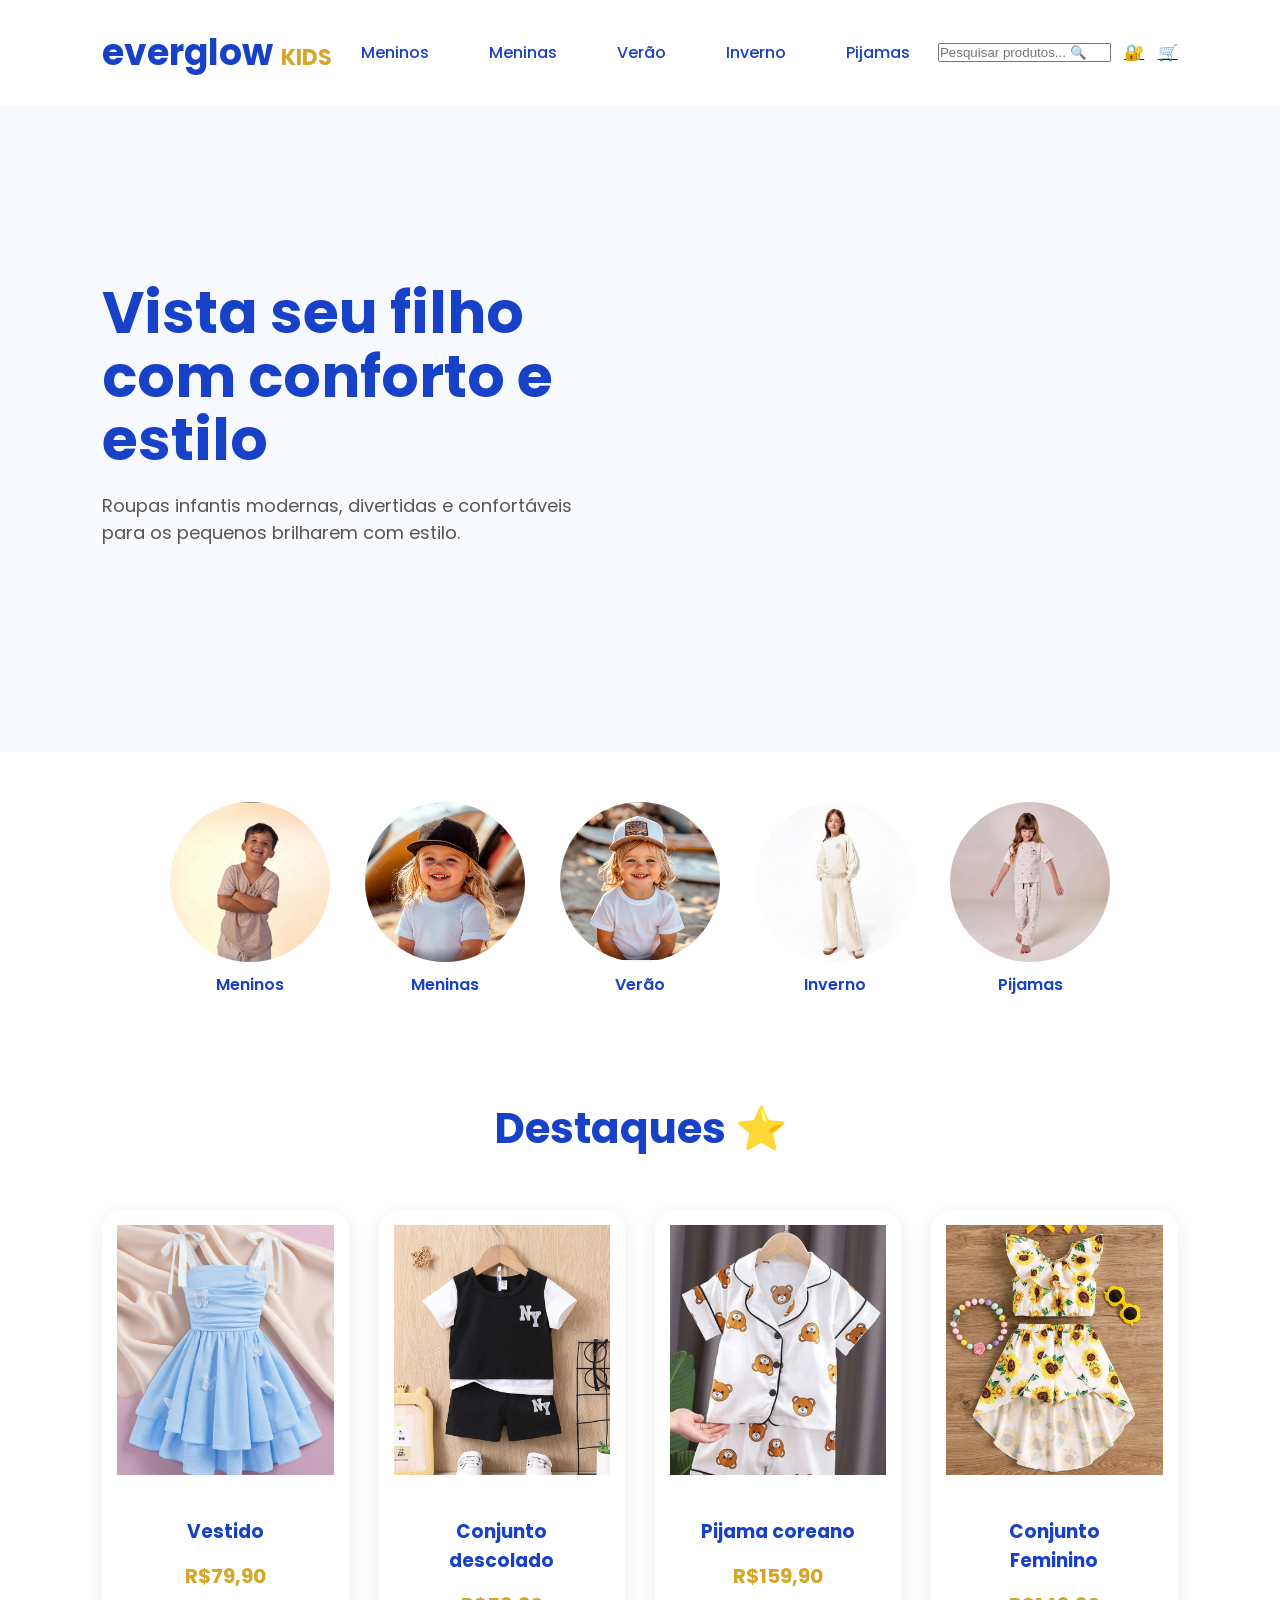
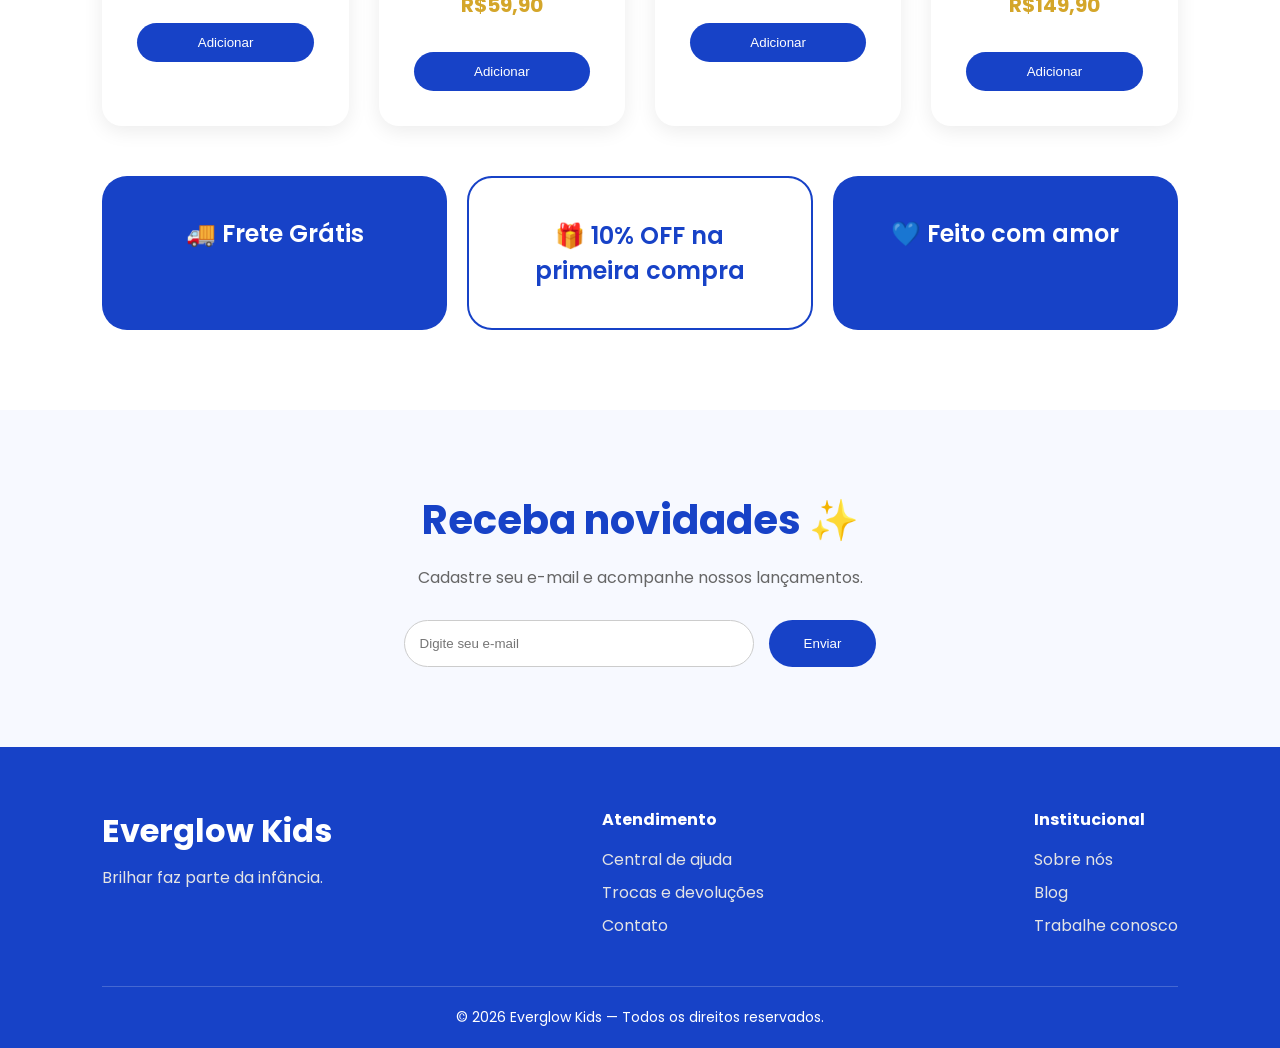
<file: index.html>
<!DOCTYPE html>
<html lang="pt-BR">
<head>
  <meta charset="UTF-8" />
  <meta name="viewport" content="width=device-width, initial-scale=1.0"/>
  <title>Everglow Kids</title>

  <link rel="stylesheet" href="estilo.css"/>

  <link rel="preconnect" href="https://fonts.googleapis.com">
  <link href="https://fonts.googleapis.com/css2?family=Poppins:wght@300;400;500;600;700&display=swap" rel="stylesheet">
</head>
<body>

  <!-- MENU -->
  <nav class="navbar">
    <div class="logo">
      <h1>everglow <span>kids</span></h1>
    </div>

    <ul class="menu">
      <li><a href="meninos.html">Meninos</a></li>
      <li><a href="meninas.html">Meninas</a></li>
      <li><a href="verão.html">Verão</a></li>
      <li><a href="inverno.html">Inverno</a></li>
      <li><a href="pijamas.html">Pijamas</a></li>
    </ul>

<input
    type="text"
    id="pesquisa"
    placeholder="Pesquisar produtos... 🔍"
    onkeyup="pesquisarProdutos()"
>
  <a href="login.html">🔐</a>

  <a href="carrinho.html">🛒</a>

</div>
  </nav>

  <!-- HERO -->
  <section class="hero">
    <div class="hero-text">
      <h2>Vista seu filho com conforto e estilo</h2>
      <p>
        Roupas infantis modernas, divertidas e confortáveis
        para os pequenos brilharem com estilo.
      </p>
    </div>

    <div class="hero-image">

  <video autoplay muted loop playsinline>
    <source src="vídeo 1.mp4" type="video/mp4">
  </video>
</div>
  </section>

  <!-- CATEGORIAS -->

  <section class="categories">
  <a href="meninos.html" class="category-card">
    <div class="circle">
      <img src="menino inicial 1.png" alt="Meninos">
    </div>
    <p>Meninos</p>
  </a>

  <a href="meninas.html" class="category-card">
    <div class="circle">
      <img src="menina inicial.png" alt="Meninas">
    </div>
    <p>Meninas</p>
  </a>

  <a href="verão.html" class="category-card">
    <div class="circle">
      <img src="menino inicial.png" alt="Verão">
    </div>
    <p>Verão</p>
  </a>

  <a href="inverno.html" class="category-card">
    <div class="circle">
      <img src="menina inverno 2.jpeg" alt="Inverno">
    </div>
    <p>Inverno</p>
  </a>

  <a href="pijamas.html" class="category-card">
    <div class="circle">
      <img src="menina pijama 2.png" alt="Pijamas">
    </div>
    <p>Pijamas</p>
  </a>
</section>


  <!-- PRODUTOS -->
  <section class="products" id="produtos">

    <div class="section-title">
      <h2>Destaques ⭐</h2>
    </div>

    <div class="product-grid">

      <div class="product-card">
        <img src="meninas10.jfif" alt="">
        <h3>Vestido</h3>
        <p class="price">R$79,90</p>
        <button>Adicionar</button>
      </div>

      <div class="product-card">
        <img src="meninos 3.jfif" alt="">
        <h3>Conjunto descolado</h3>
        <p class="price">R$59,90</p>
        <button>Adicionar</button>
      </div>

      <div class="product-card">
        <img src="pijama11 (1).jfif" alt="">
        <h3>Pijama coreano</h3>
        <p class="price">R$159,90</p>
        <button>Adicionar</button>
      </div>

      <div class="product-card">
        <img src="verão 12.jfif" alt="">
        <h3>Conjunto Feminino</h3>
        <p class="price">R$149,90</p>
        <button>Adicionar</button>
      </div>

    </div>

  </section>

  <!-- BANNER -->
  <section class="banner">

    <div class="banner-card">
      🚚 Frete Grátis
    </div>

    <div class="banner-card white">
      🎁 10% OFF na primeira compra
    </div>

    <div class="banner-card">
      💙 Feito com amor
    </div>

  </section>

  <!-- NEWSLETTER -->
  <section class="newsletter">

    <h2>Receba novidades ✨</h2>
    <p>Cadastre seu e-mail e acompanhe nossos lançamentos.</p>

    <div class="newsletter-box">
      <input type="email" placeholder="Digite seu e-mail">
      <button>Enviar</button>
    </div>

  </section>

  <!-- FOOTER -->
  <footer>

    <div class="footer-content">

      <div>
        <h3>Everglow Kids</h3>
        <p>Brilhar faz parte da infância.</p>
      </div>

      <div>
        <h4>Atendimento</h4>
        <p>Central de ajuda</p>
        <p>Trocas e devoluções</p>
        <p>Contato</p>
      </div>

      <div>
        <h4>Institucional</h4>
        <p>Sobre nós</p>
        <p>Blog</p>
        <p>Trabalhe conosco</p>
      </div>

    </div>

    <div class="copy">
      © 2026 Everglow Kids — Todos os direitos reservados.
    </div>

  </footer>

  <script src="script.js"></script>

</body>
</html>
</file>
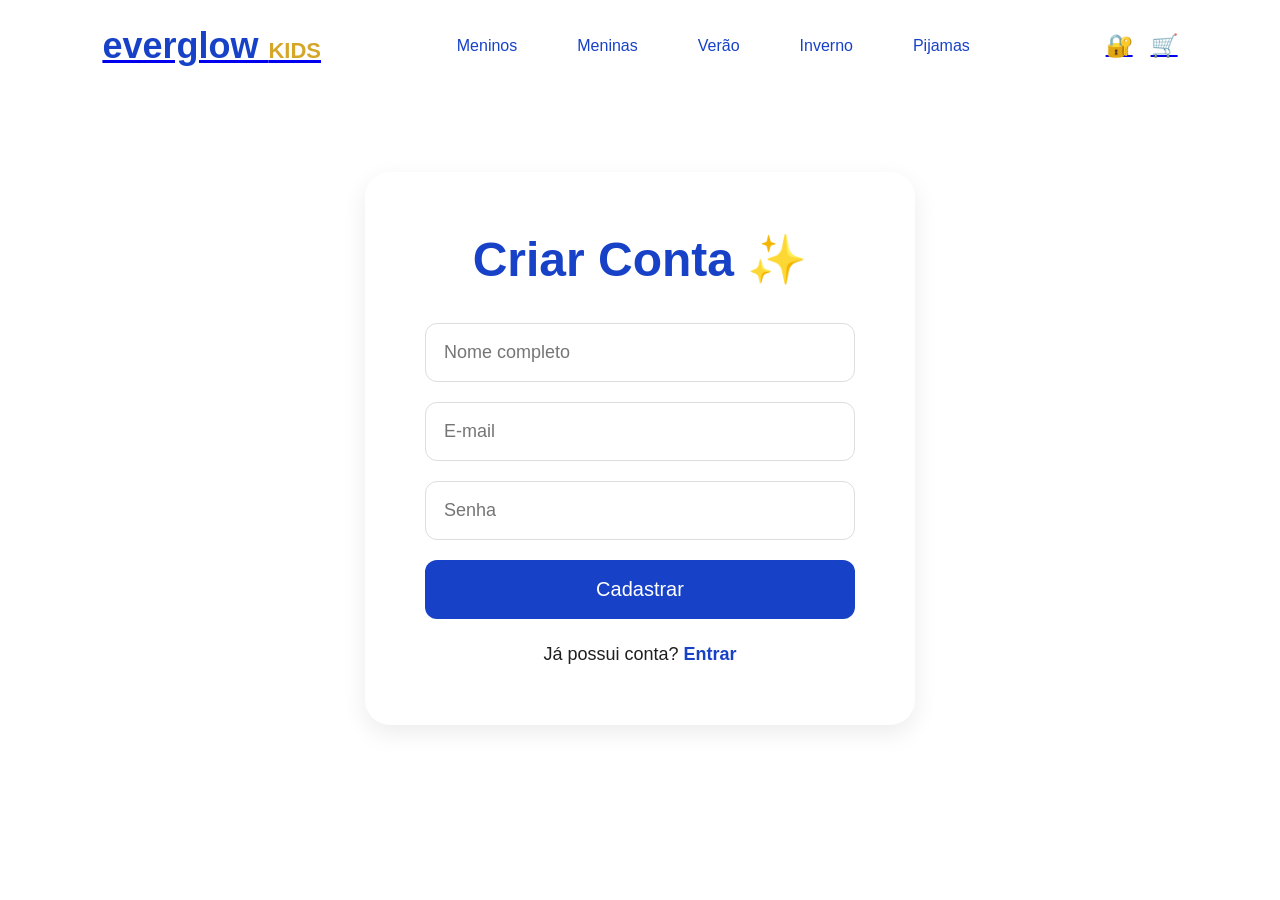
<file: cadastro.html>
<!DOCTYPE html>
<html lang="pt-br">
<head>
<meta charset="UTF-8">
<meta name="viewport" content="width=device-width, initial-scale=1.0">
<title>Cadastro | Everglow Kids</title>

<link rel="stylesheet" href="estilo.css">
</head>
<body>
<header>
  <nav class="navbar">

    <div class="logo">
      <a href="index.html">
        <h1>everglow <span>kids</span></h1>
      </a>
    </div>

    <ul class="menu">
      <li><a href="meninos.html">Meninos</a></li>
      <li><a href="meninas.html">Meninas</a></li>
      <li><a href="verão.html">Verão</a></li>
      <li><a href="inverno.html">Inverno</a></li>
      <li><a href="pijamas.html">Pijamas</a></li>
    </ul>

    <div class="icons">
      <a href="login.html">🔐</a>
      <a href="carrinho.html">🛒</a>
    </div>

  </nav>
</header>
<div class="form-container">

    <h1>Criar Conta ✨</h1>

    <input type="text" id="nome" placeholder="Nome completo">

    <input type="email" id="email" placeholder="E-mail">

    <input type="password" id="senha" placeholder="Senha">

    <button onclick="cadastrar()">
        Cadastrar
    </button>

    <p>
        Já possui conta?
        <a href="login.html">Entrar</a>
    </p>

</div>

<script src="script.js"></script>

</body>
</html>
</file>
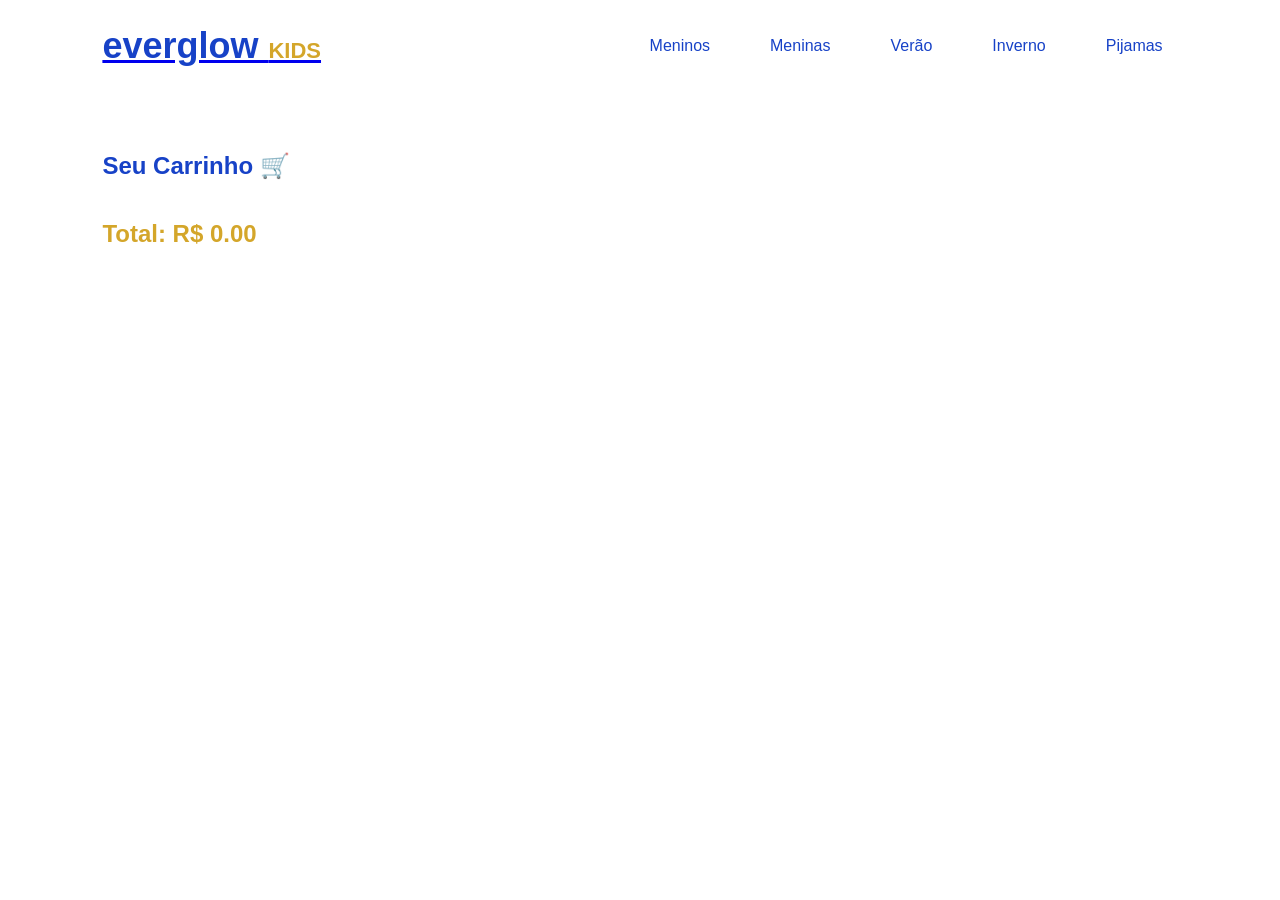
<file: carrinho.html>
<!DOCTYPE html>
<html lang="pt-br">
<head>
  <meta charset="UTF-8">
  <title>Carrinho | Everglow Kids</title>

  <link rel="stylesheet" href="estilo.css">
</head>
<body>

<nav class="navbar">

  <!-- LOGO -->
  <div class="logo">
    <a href="index.html">
      <h1>everglow <span>kids</span></h1>
    </a>
  </div>

  <!-- BOTÕES -->
  <ul class="menu">

    <li><a href="meninos.html">Meninos</a></li>

    <li><a href="meninas.html">Meninas</a></li>

    <li><a href="verão.html">Verão</a></li>

    <li><a href="inverno.html">Inverno</a></li>

    <li><a href="pijamas.html">Pijamas</a></li>

  </ul>


</nav>

<section class="carrinho">

  <h1>Seu Carrinho 🛒</h1>

  <div id="lista-carrinho"></div>

  <h2 id="total"></h2>

</section>

<script src="script.js"></script>

</body>
</html>
</file>
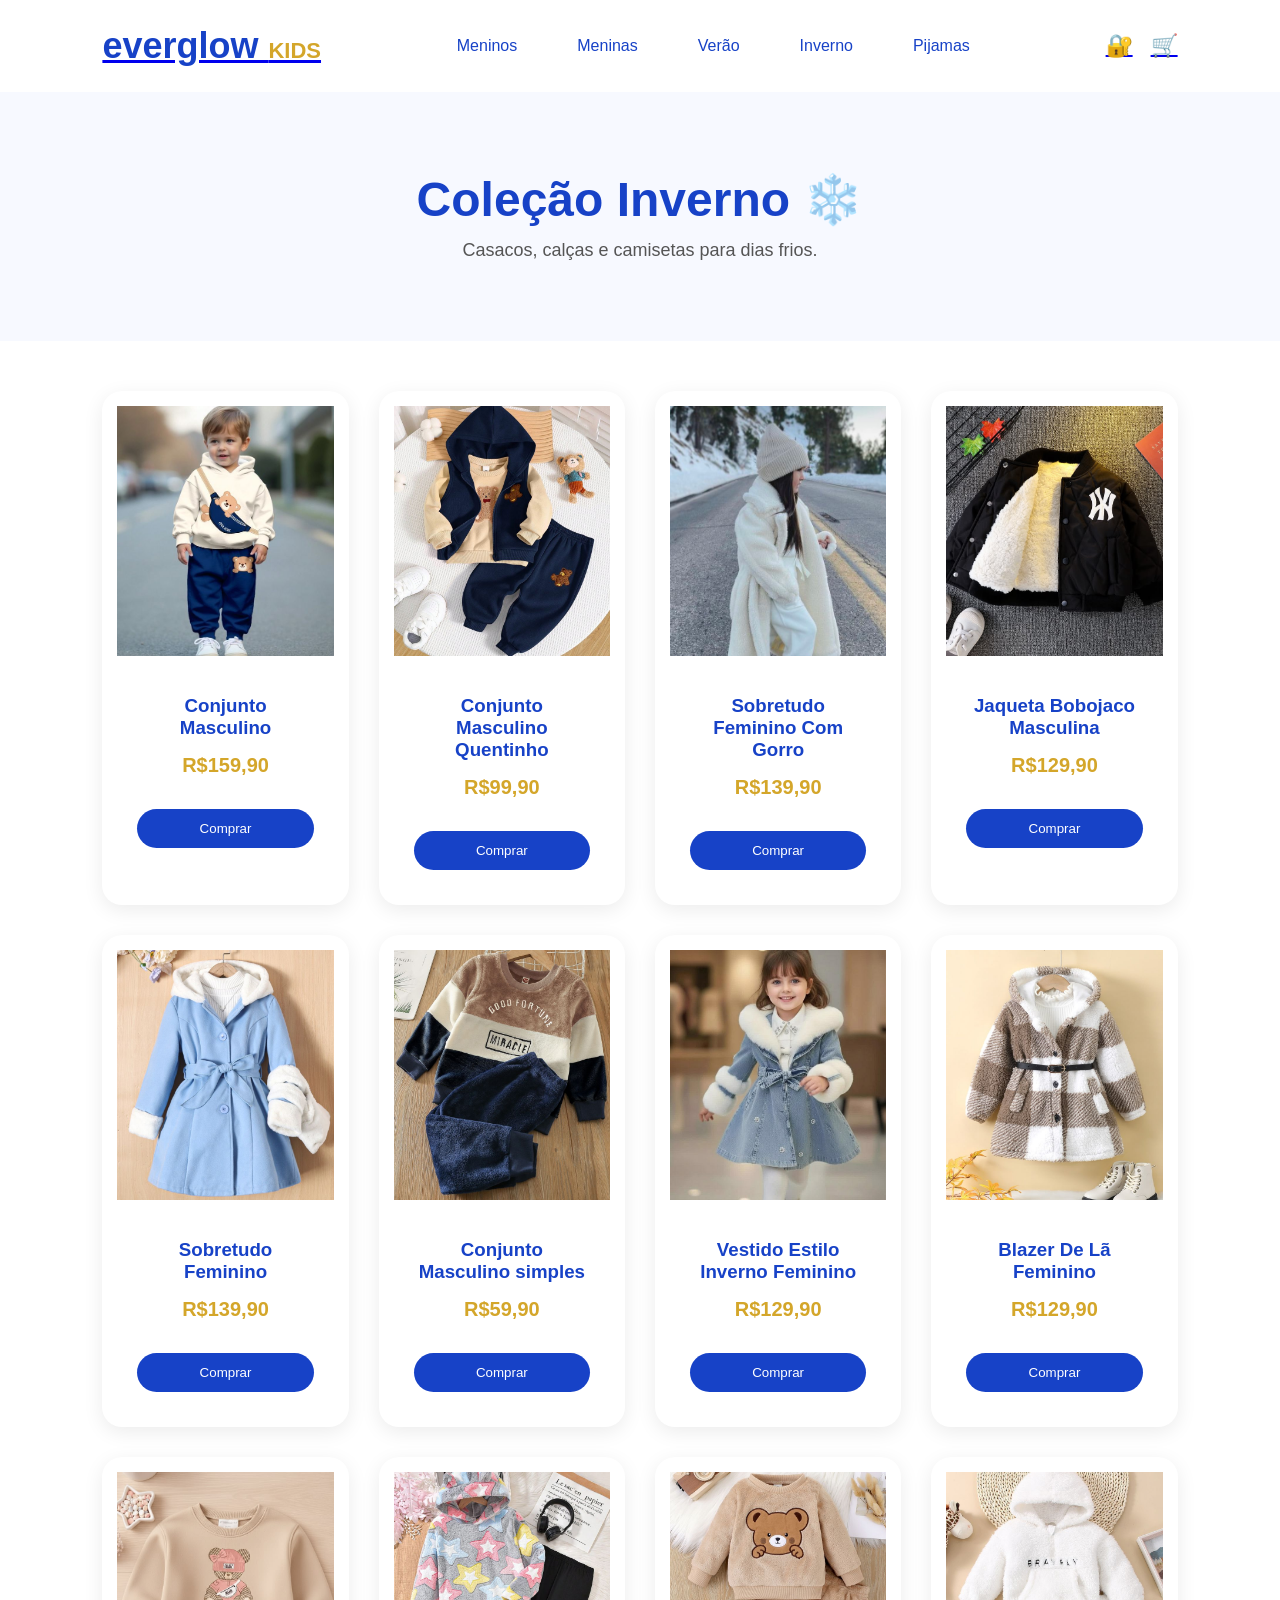
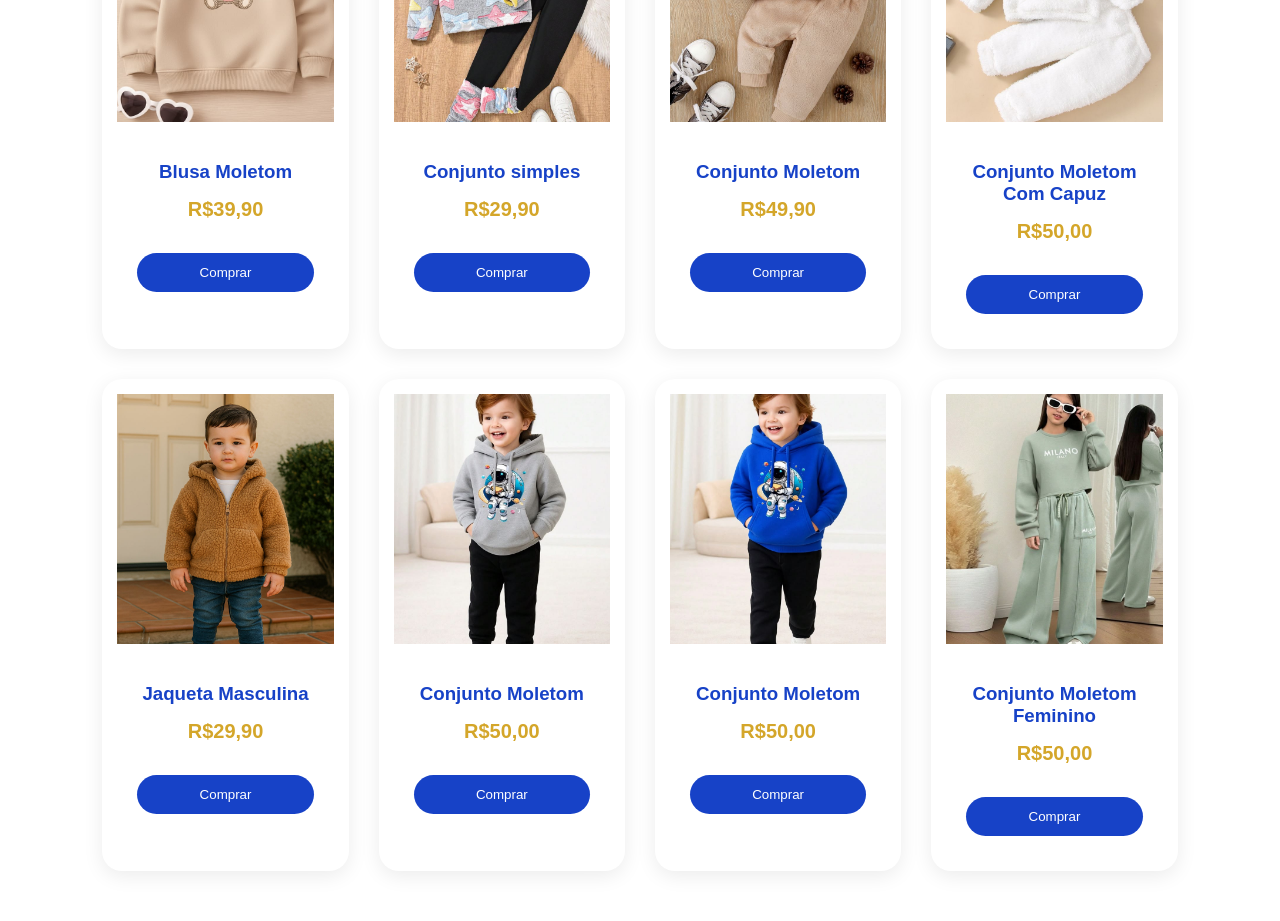
<file: inverno.html>
<!DOCTYPE html>
<html lang="pt-br">
<head>
  <meta charset="UTF-8">
  <title>Inverno | Everglow Kids</title>
  <link rel="stylesheet" href="estilo.css">
</head>
<body>

<header>
  <nav class="navbar">
    <div class="logo"><a href="index.html"><h1>everglow <span>kids</span></h1></a></div>
    <ul class="menu">
      <li><a href="meninos.html">Meninos</a></li>
      <li><a href="meninas.html">Meninas</a></li>
      <li><a href="verão.html">Verão</a></li>
      <li><a href="inverno.html">Inverno</a></li>
      <li><a href="pijamas.html">Pijamas</a></li>
    </ul>
    <div class="icons">

  <a href="login.html">🔐</a>

  <a href="carrinho.html">🛒</a>

</div>
  </nav>
</header>

<header class="topo-interno">
  <h1>Coleção Inverno ❄️</h1>
  <p>Casacos, calças e camisetas para dias frios.</p>
</header>

<section class="products">
  <div class="product-grid">

    <div class="product-card">
      <img src="inverno 1.jfif" alt="Casaco Infantil">
      <h3>Conjunto Masculino </h3>
      <p class="price">R$159,90</p>
      <button>Comprar</button>
    </div>

    <div class="product-card">
      <img src="inverno 2.jfif" alt="Blusa Infantil">
      <h3>Conjunto Masculino Quentinho</h3>
      <p class="price">R$99,90</p>
      <button>Comprar</button>
    </div>

     <div class="product-card">
      <img src="inverno 3.jfif" alt="Conjunto Casual">
      <h3>Sobretudo Feminino Com Gorro</h3>
      <p class="price">R$139,90</p>
      <button>Comprar</button>
    </div>

     <div class="product-card">
      <img src="inverno 4.jfif" alt="Conjunto Casual">
      <h3>Jaqueta Bobojaco Masculina</h3>
      <p class="price">R$129,90</p>
      <button>Comprar</button>
    </div>

     <div class="product-card">
      <img src="inverno 5.jfif" alt="Conjunto Casual">
      <h3>Sobretudo Feminino</h3>
      <p class="price">R$139,90</p>
      <button>Comprar</button>
    </div>

     <div class="product-card">
      <img src="inverno 6.jfif" alt="Conjunto Casual">
      <h3>Conjunto Masculino simples</h3>
      <p class="price">R$59,90</p>
      <button>Comprar</button>
    </div>

     <div class="product-card">
      <img src="inverno 7.jfif" alt="Conjunto Casual">
      <h3>Vestido Estilo Inverno Feminino</h3>
      <p class="price">R$129,90</p>
      <button>Comprar</button>
    </div>

     <div class="product-card">
      <img src="inverno 8.jfif" alt="Conjunto Casual">
      <h3>Blazer De Lã Feminino</h3>
      <p class="price">R$129,90</p>
      <button>Comprar</button>
    </div>

     <div class="product-card">
      <img src="inverno 9.jfif" alt="Conjunto Casual">
      <h3>Blusa Moletom</h3>
      <p class="price">R$39,90</p>
      <button>Comprar</button>
    </div>

     <div class="product-card">
      <img src="inverno 10.jfif" alt="Conjunto Casual">
      <h3>Conjunto simples</h3>
      <p class="price">R$29,90</p>
      <button>Comprar</button>
    </div>

     <div class="product-card">
      <img src="inverno 11.jfif" alt="Conjunto Casual">
      <h3>Conjunto Moletom</h3>
      <p class="price">R$49,90</p>
      <button>Comprar</button>
    </div>

     <div class="product-card">
      <img src="inverno 12.jfif" alt="Conjunto Casual">
      <h3>Conjunto Moletom Com Capuz</h3>
      <p class="price">R$50,00</p>
      <button>Comprar</button>
    </div>

     <div class="product-card">
      <img src="inverno 13.jfif" alt="Conjunto Casual">
      <h3>Jaqueta Masculina</h3>
      <p class="price">R$29,90</p>
      <button>Comprar</button>
    </div>

     <div class="product-card">
      <img src="inverno 14.jfif" alt="Conjunto Casual">
      <h3>Conjunto Moletom</h3>
      <p class="price">R$50,00</p>
      <button>Comprar</button>
    </div>

     <div class="product-card">
      <img src="inverno 15.jfif" alt="Conjunto Casual">
      <h3>Conjunto Moletom</h3>
      <p class="price">R$50,00</p>
      <button>Comprar</button>
    </div>

     <div class="product-card">
      <img src="inverno 17.jpg" alt="Conjunto Casual">
      <h3>Conjunto Moletom Feminino</h3>
      <p class="price">R$50,00</p>
      <button>Comprar</button>
    </div>

  </div>
</section>

<script src="script.js"></script>

</body>
</html>
</file>
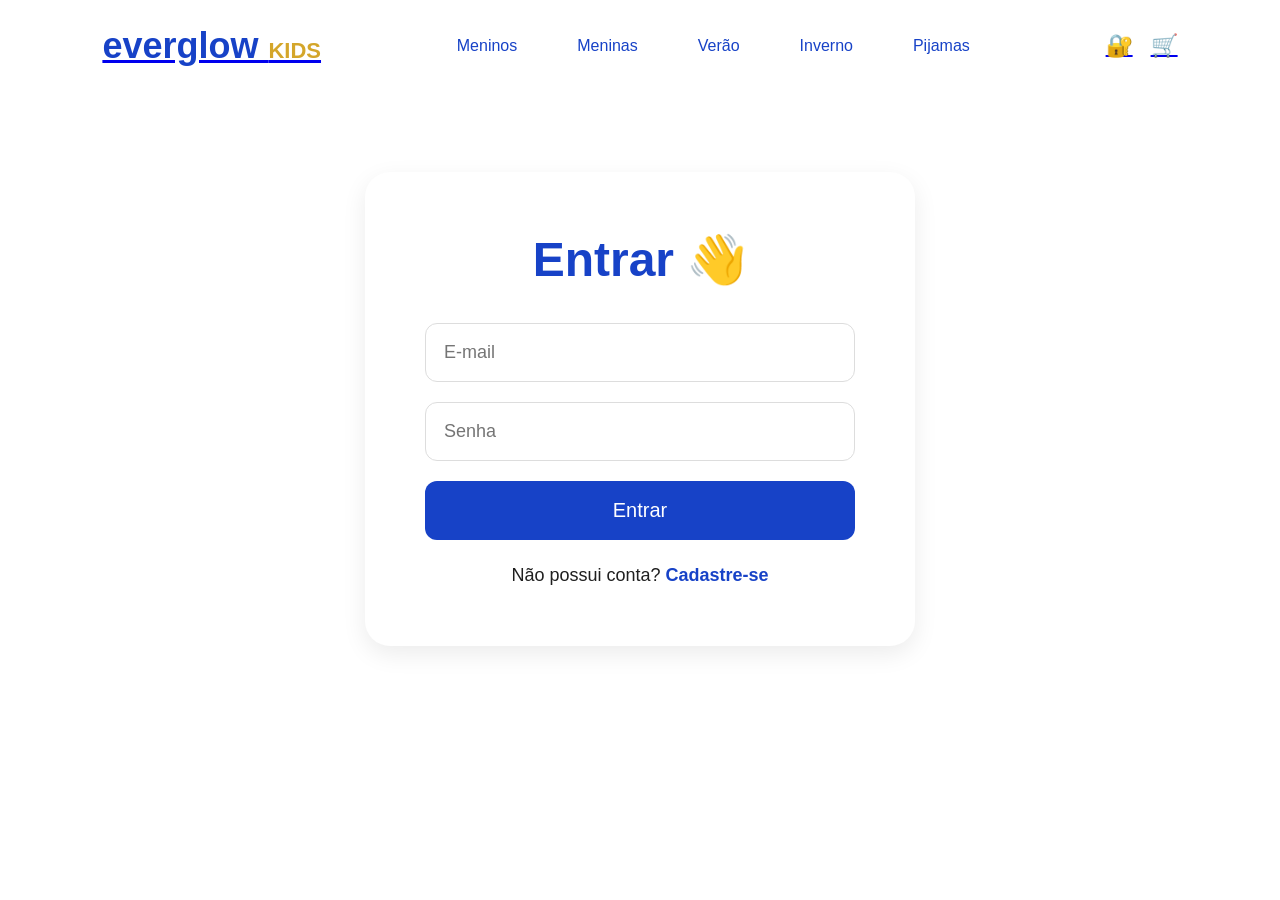
<file: login.html>
<!DOCTYPE html>
<html lang="pt-br">
<head>
<meta charset="UTF-8">
<meta name="viewport" content="width=device-width, initial-scale=1.0">
<title>Login | Everglow Kids</title>

<link rel="stylesheet" href="estilo.css">
</head>
<body>
    <header>
  <nav class="navbar">

    <div class="logo">
      <a href="index.html">
        <h1>everglow <span>kids</span></h1>
      </a>
    </div>

    <ul class="menu">
      <li><a href="meninos.html">Meninos</a></li>
      <li><a href="meninas.html">Meninas</a></li>
      <li><a href="verão.html">Verão</a></li>
      <li><a href="inverno.html">Inverno</a></li>
      <li><a href="pijamas.html">Pijamas</a></li>
    </ul>

    <div class="icons">
      <a href="login.html">🔐</a>
      <a href="carrinho.html">🛒</a>
    </div>

  </nav>
</header>

<div class="form-container">

    <h1>Entrar 👋</h1>

    <input type="email" id="loginEmail" placeholder="E-mail">

    <input type="password" id="loginSenha" placeholder="Senha">

    <button onclick="login()">
        Entrar
    </button>

    <p>
        Não possui conta?
        <a href="cadastro.html">Cadastre-se</a>
    </p>

</div>

<script src="script.js"></script>

</body>
</html>
</file>
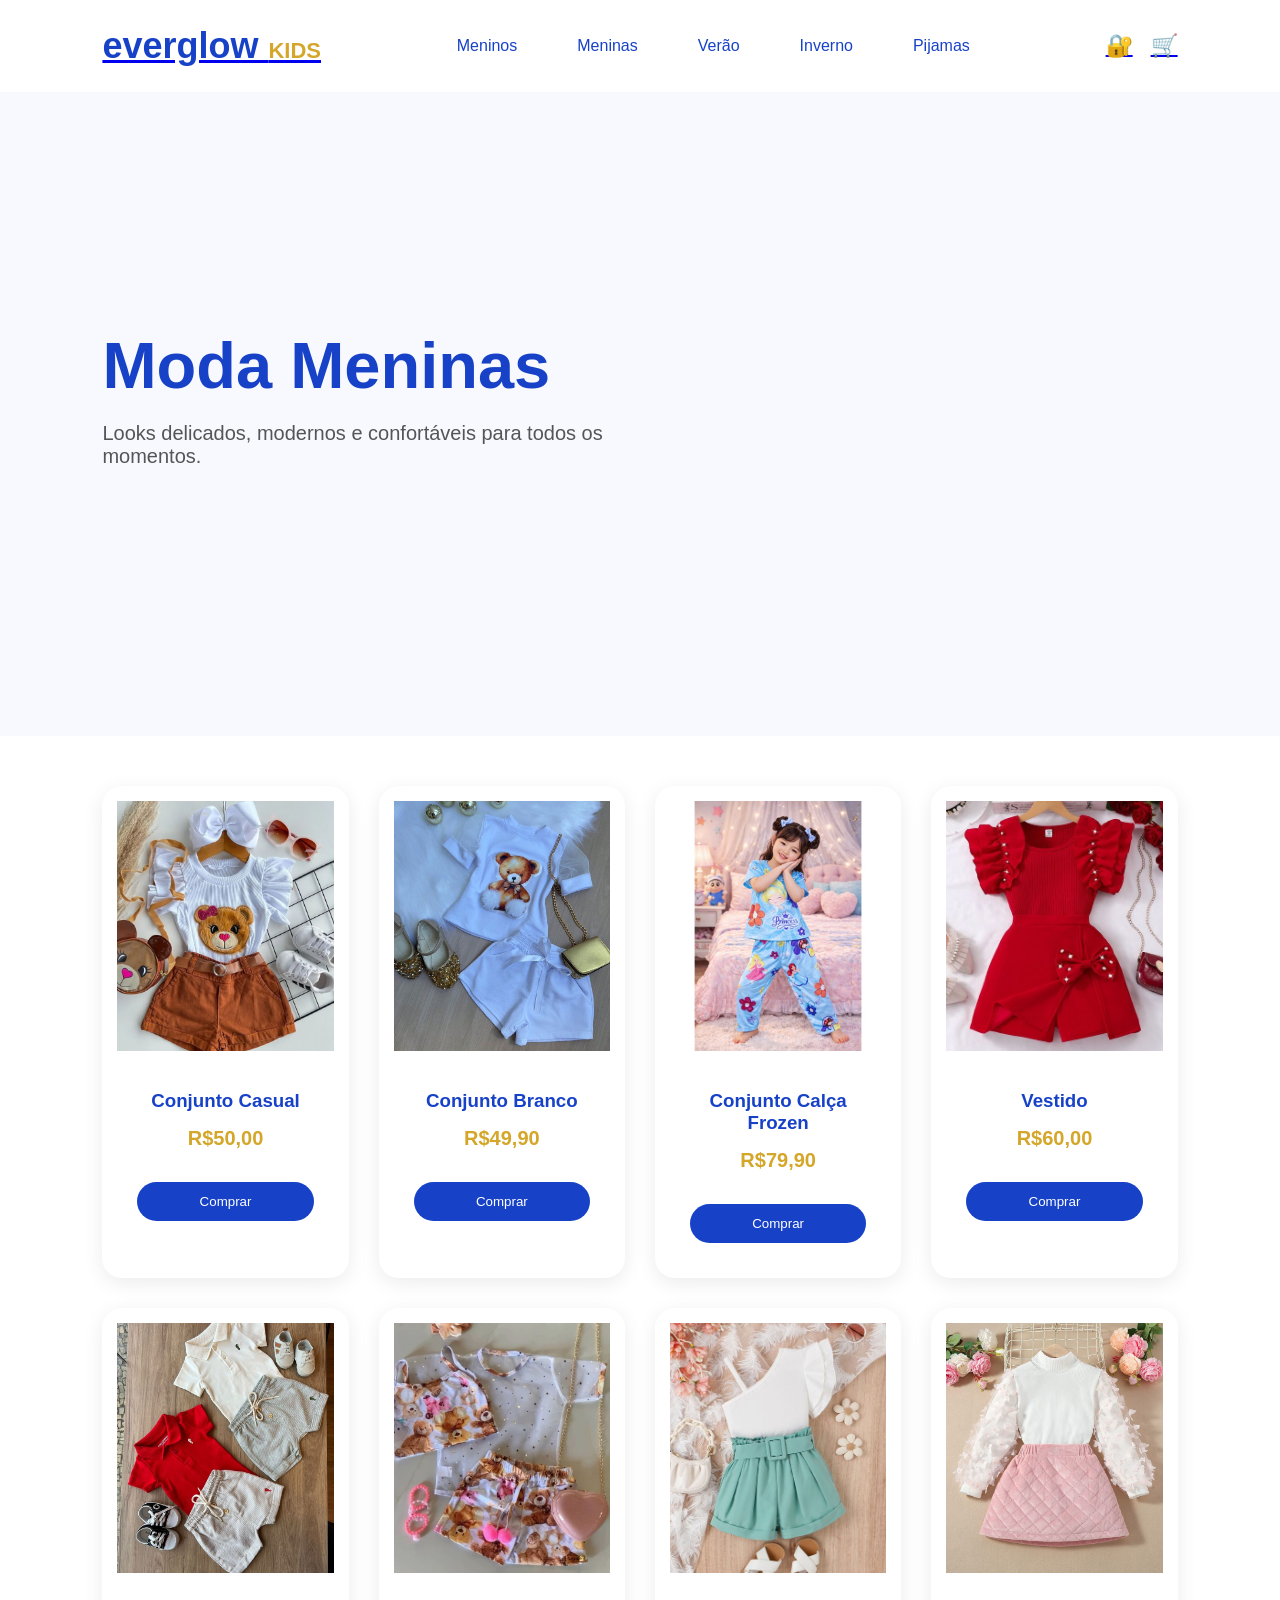
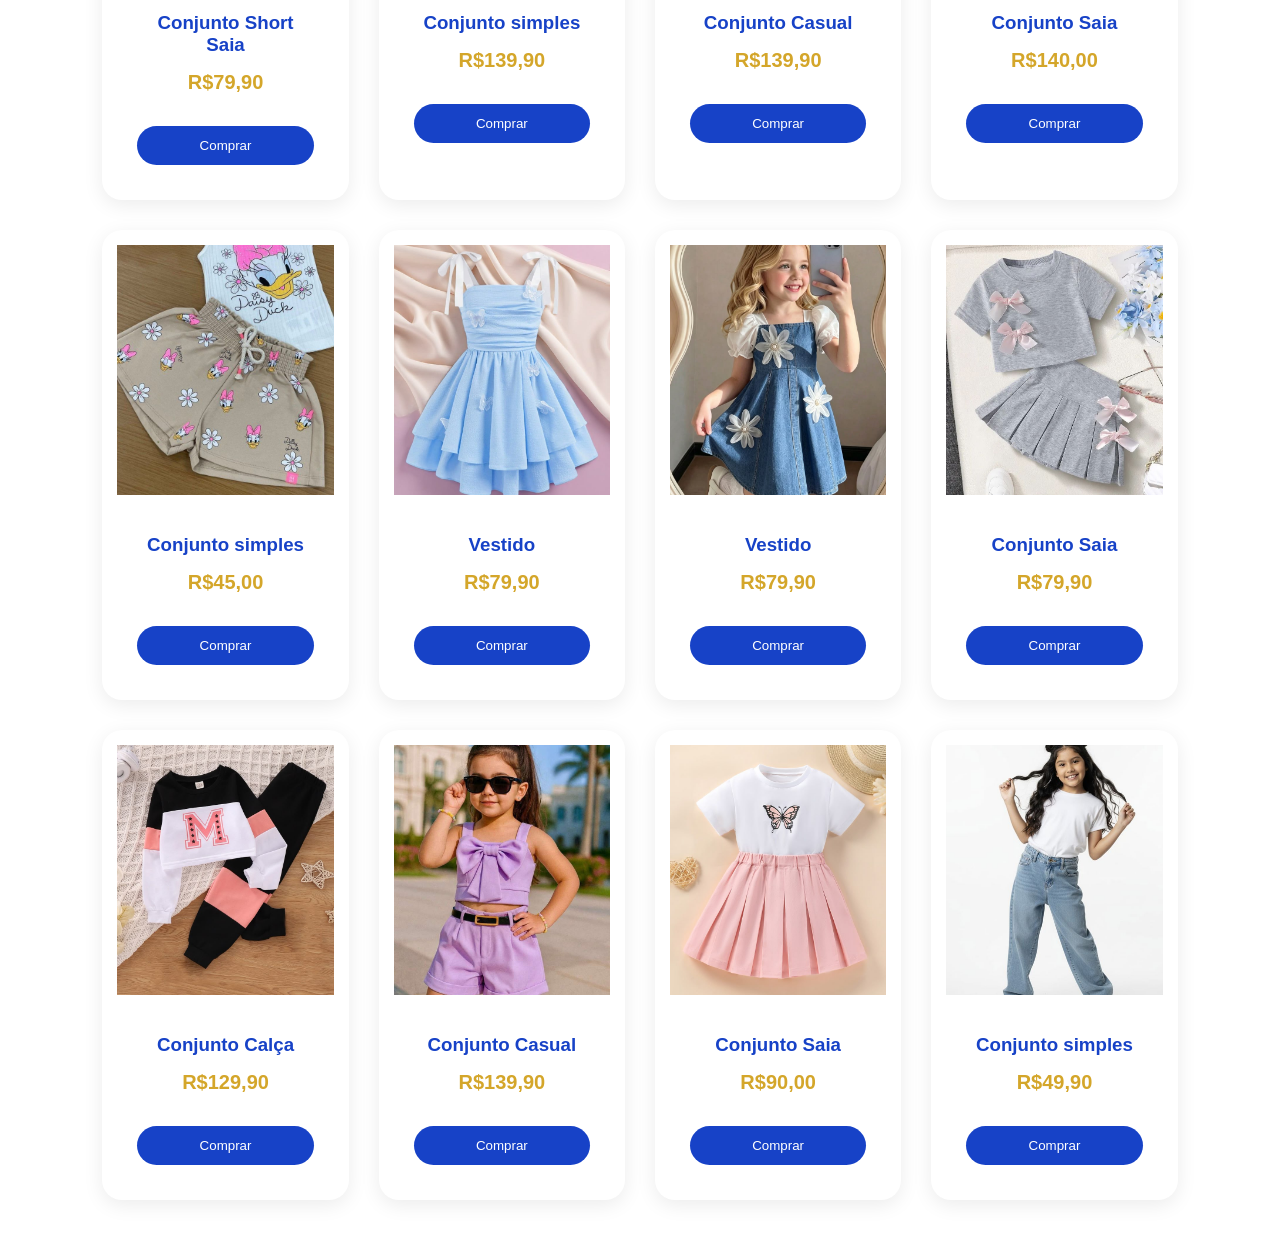
<file: meninas.html>
<!DOCTYPE html>
<html lang="pt-br">
<head>
  <meta charset="UTF-8">
  <title>Meninas | Everglow Kids</title>
  <link rel="stylesheet" href="estilo.css">
</head>
<body>

<header>
  <nav class="navbar">
    <div class="logo"><a href="index.html"><h1>everglow <span>kids</span></h1></a></div>
    <ul class="menu">
      <li><a href="meninos.html">Meninos</a></li>
      <li><a href="meninas.html">Meninas</a></li>
      <li><a href="verão.html">Verão</a></li>
      <li><a href="inverno.html">Inverno</a></li>
      <li><a href="pijamas.html">Pijamas</a></li>
    </ul>
<div class="icons">

  <a href="login.html">🔐</a>

  <a href="carrinho.html">🛒</a>

</div></nav>
</header>

<section class="hero-meninas">

  <div class="hero-meninas-text">

    <h1>Moda Meninas</h1>

    <p>
      Looks delicados, modernos e confortáveis
      para todos os momentos.
    </p>

  </div>

  <div class="hero-meninas-video">

    <video autoplay muted loop playsinline>
      <source src="menina.mp4" type="video/mp4">
    </video>

  </div>

</section>
<section class="products">
  <div class="product-grid">

 <div class="product-card">
      <img src="Menimas1.jfif" alt="Conjunto Casual">
      <h3>Conjunto Casual</h3>
      <p class="price">R$50,00</p>
      <button onclick="adicionarCarrinho(
'Conjunto Casual',
50.00,
'Menimas1.jfif'
)">
Comprar
</button>
    </div>


     <div class="product-card">
      <img src="Menina 2.jfif" alt="Conjunto branco">
      <h3>Conjunto Branco</h3>
      <p class="price">R$49,90</p>
      <button onclick="adicionarCarrinho(
'Conjunto Branco',
49.90,
'Menina 2.jfif'
)">
Comprar
</button>
    </div>


    <div class="product-card">
      <img src="menina 3.jfif" alt="Conjunto Candy">
      <h3>Conjunto Calça Frozen </h3>
      <p class="price">R$79,90</p>
     <button onclick="adicionarCarrinho(
'Conjunto Calça Frozen',
79.90,
'menina 3.jfif'
)">
Comprar
</button> 
    </div>

    <div class="product-card">
      <img src="menina 4.jfif" alt="Conjunto Candy">
      <h3>Vestido</h3>
      <p class="price">R$60,00</p>
      <button onclick="adicionarCarrinho(
'Vestido',
60.00,
'menina 4.jfif'
)">
Comprar
</button>
    </div>

    <div class="product-card">
      <img src="meninos 5.jfif" alt="Conjunto Candy">
      <h3>Conjunto Short Saia</h3>
      <p class="price">R$79,90</p>
      <button onclick="adicionarCarrinho(
'Conjunto Short Saia',
79.90,
'meninos 5.jfif'
)">
Comprar
</button>
    </div>

    <div class="product-card">
      <img src="meninas6.jfif" alt="Conjunto Candy">
      <h3>Conjunto simples</h3>
      <p class="price">R$139,90</p>
      <button onclick="adicionarCarrinho(
'Conjunto simples',
139.90,
'meninas6.jfif'
)">
Comprar
</button>
    </div>

    <div class="product-card">
      <img src="meninas7.jfif" alt="Conjunto Candy">
      <h3>Conjunto Casual</h3>
      <p class="price">R$139,90</p>
      <button onclick="adicionarCarrinho(
'Conjunto Casual',
139.90,
'meninas7.jfif'
)">
Comprar
</button>
    </div>

    <div class="product-card">
      <img src="meninas8.jfif" alt="Conjunto Candy">
      <h3>Conjunto Saia </h3>
      <p class="price">R$140,00</p>
      <button onclick="adicionarCarrinho(
'Conjunto Saia',
140.00,
'meninas8.jfif'
)">
Comprar
</button>
    </div>

    <div class="product-card">
      <img src="meninas 9.jfif" alt="Conjunto Candy">
      <h3>Conjunto simples</h3>
      <p class="price">R$45,00</p>
      <button onclick="adicionarCarrinho(
'Conjunto simples',
45.00,
'meninas 9.jfif'
)">
Comprar
</button>
    </div>

    <div class="product-card">
      <img src="meninas10.jfif"alt="Conjunto Candy">
      <h3>Vestido</h3>
      <p class="price">R$79,90</p>
      <button onclick="adicionarCarrinho(
'Vestido',
79.90,
'meninas10.jfif'
)">
Comprar
</button>
    </div>

    <div class="product-card">
      <img src="menina11.jfif" alt="Conjunto Candy">
      <h3>Vestido</h3>
      <p class="price">R$79,90</p>
      <button onclick="adicionarCarrinho(
'Vestido',
79.90,
'menina11.jfif'
)">
Comprar
</button>
    </div>

    <div class="product-card">
      <img src="menina 13.jfif" alt="Conjunto Candy">
      <h3>Conjunto Saia</h3>
      <p class="price">R$79,90</p>
      <button onclick="adicionarCarrinho(
'Conjunto Saia',
79.90,
'menina 13.jfif'
)">
Comprar
</button>
    </div>

     <div class="product-card">
      <img src="menina 14.jfif" alt="Conjunto Casual">
      <h3>Conjunto Calça</h3>
      <p class="price">R$129,90</p>
      <button onclick="adicionarCarrinho(
'Conjunto Calça',
129.90,
'menina 14.jfif'
)">
Comprar
</button>
    </div>

     <div class="product-card">
      <img src="menina 15.jfif" alt="Conjunto Casual">
      <h3>Conjunto Casual</h3>
      <p class="price">R$139,90</p>
      <button>Comprar</button>
    </div>

     <div class="product-card">
      <img src="menina 16.jfif" alt="Conjunto Casual">
      <h3>Conjunto Saia</h3>
      <p class="price">R$90,00</p>
      <button onclick="adicionarCarrinho(
'Conjunto Saia',
90.00,
'menina 16.jfif'
)">
Comprar
</button>
    </div>

     <div class="product-card">
      <img src="menina.png" alt="Conjunto Casual">
      <h3>Conjunto simples</h3>
      <p class="price">R$49,90</p>
      <button onclick="adicionarCarrinho(
'Conjunto simples',
49.90,
'menina.png'
)">
Comprar
</button>
    </div>

  </div>
</section>

<script src="script.js"></script>

</body>
</html>
</file>
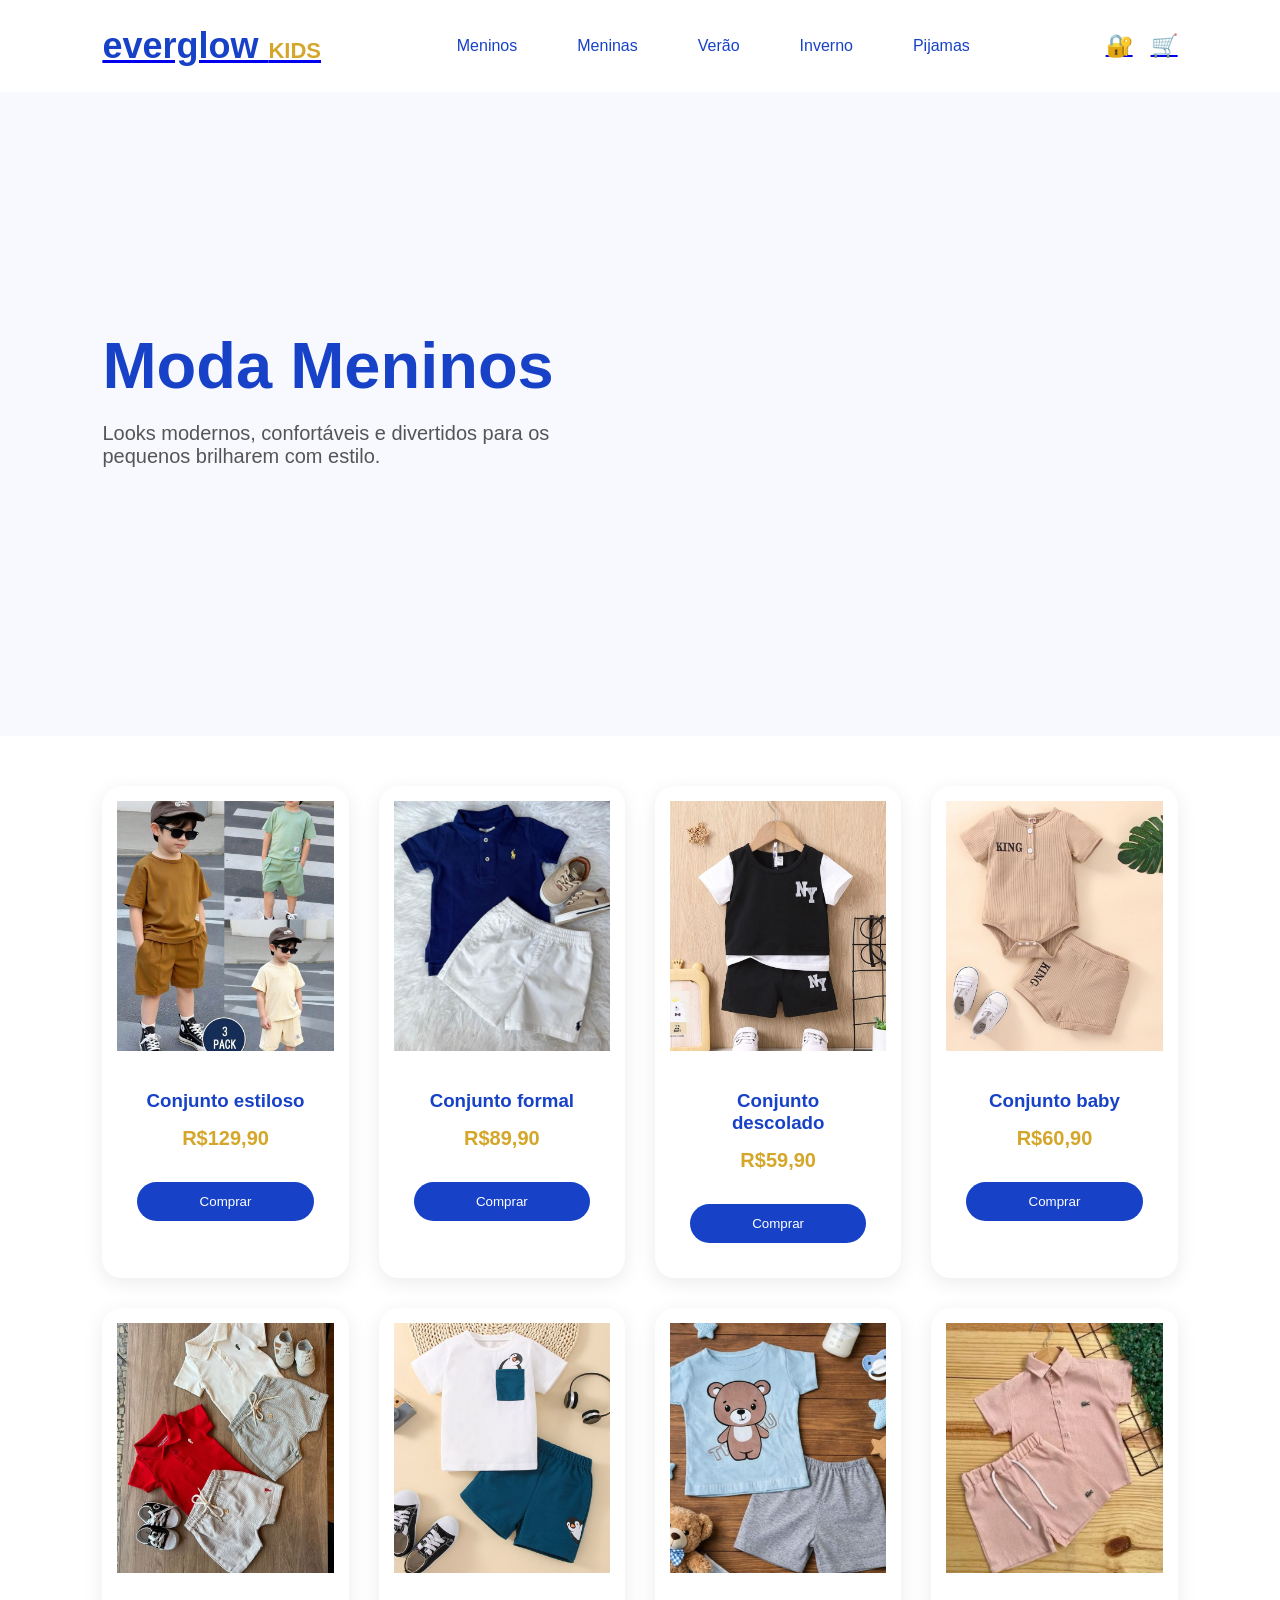
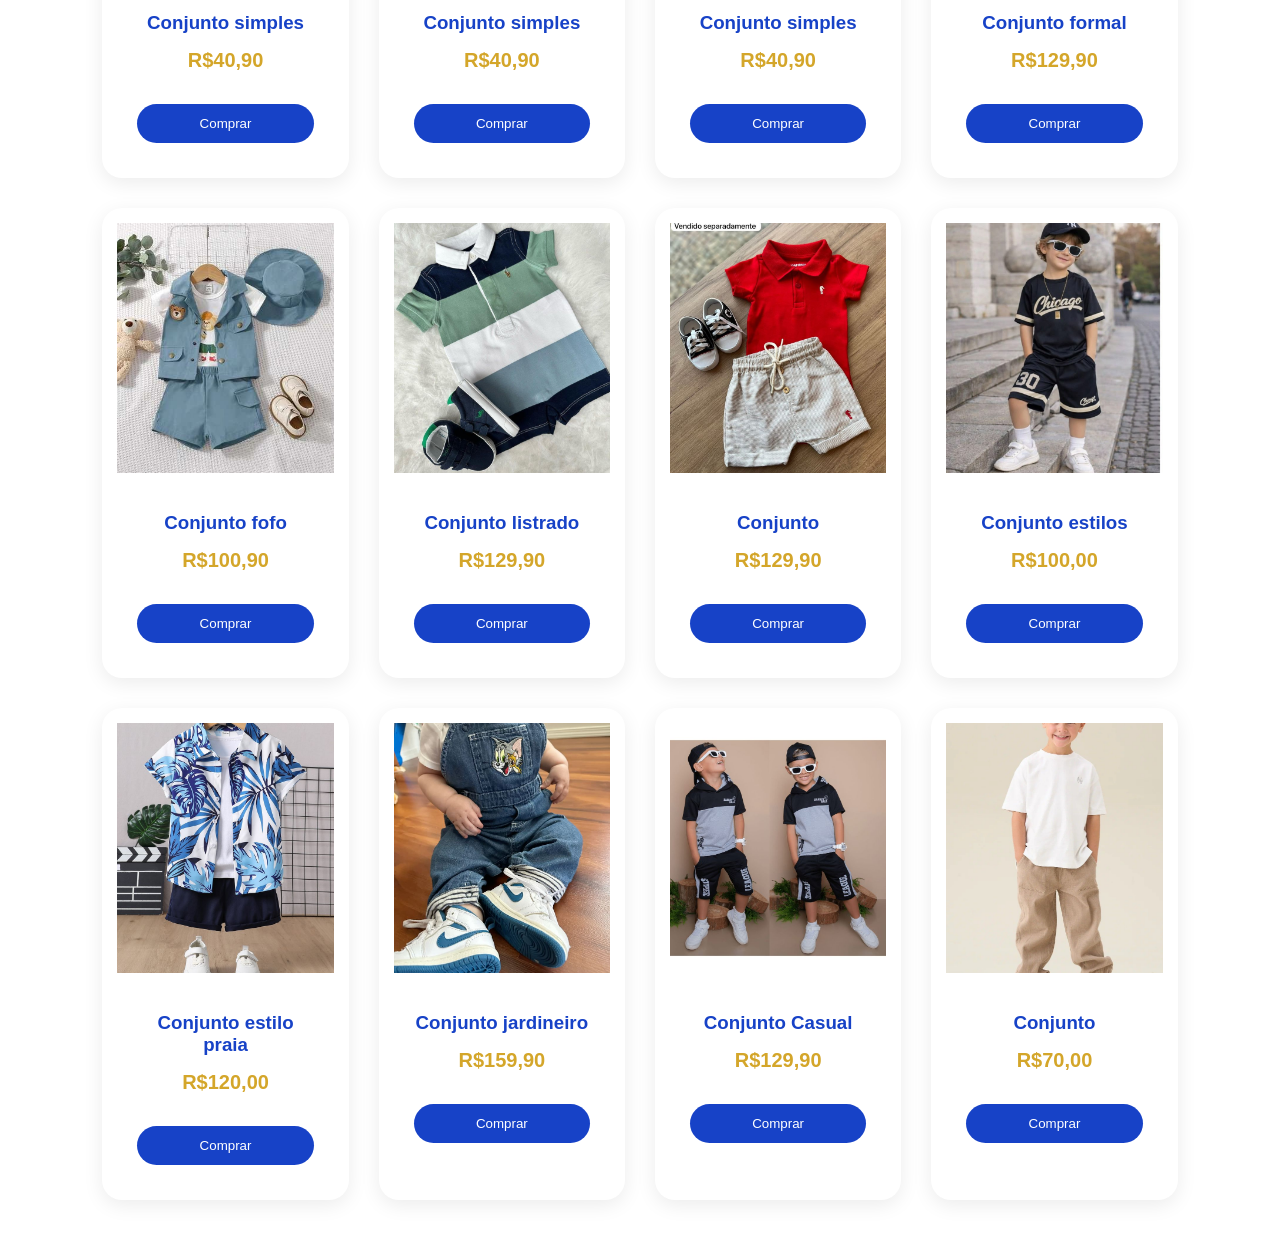
<file: meninos.html>
<!DOCTYPE html>
<html lang="pt-br">
<head>
  <meta charset="UTF-8">
  <title>Meninos | Everglow Kids</title>
  <link rel="stylesheet" href="estilo.css">
</head>
<body>

<!-- NAVBAR (coloque primeiro) -->
<header>
  <nav class="navbar">
    <div class="logo">
      <a href="index.html"><h1>everglow <span>kids</span></h1></a>
    </div>

    <ul class="menu">
      <li><a href="meninos.html">Meninos</a></li>
      <li><a href="meninas.html">Meninas</a></li>
      <li><a href="verão.html">Verão</a></li>
      <li><a href="inverno.html">Inverno</a></li>
      <li><a href="pijamas.html">Pijamas</a></li>
    </ul>

<div class="icons">

  <a href="login.html">🔐</a>

  <a href="carrinho.html">🛒</a>

</div>
    </div>
  </nav>
</header>

<!-- TOPO INTERNO (continua abaixo da navbar) -->
<section class="hero-meninos">

  <!-- TEXTO -->
  <div class="hero-meninos-text">
    <h1>Moda Meninos </h1>

    <p>
      Looks modernos, confortáveis e divertidos
      para os pequenos brilharem com estilo.
    </p>

  </div>

  <!-- VÍDEO -->
  <div class="hero-meninos-video">

    <video autoplay muted loop playsinline>
      <source src="menino.mp4" type="video/mp4">
    </video>

  </div>

</section>

</section>

<!-- PRODUTOS -->
<section class="products">
  <div class="product-grid">

    <div class="product-card">
      <img src="Meninos 1.jfif" alt="Conjunto Casual">
      <h3>Conjunto estiloso</h3>
      <p class="price">R$129,90</p>
       <button onclick="adicionarCarrinho(
    'Conjunto Casual',
    129.90,
    'Meninos 1.jfif'
  )">
    Comprar
  </button>

</div>

    <div class="product-card">
      <img src="Meninos2.jfif" alt="Camiseta Kids">
      <h3>Conjunto formal</h3>
      <p class="price">R$89,90</p>
       <button onclick="adicionarCarrinho(
    'Conjunto Formal',
    89.90,
    'Meninos2.jfif'
  )">
    Comprar
  </button>

</div>

     <div class="product-card">
      <img src="meninos 3.jfif" alt="Conjunto Casual">
      <h3>Conjunto descolado</h3>
      <p class="price">R$59,90</p>
      <button onclick="adicionarCarrinho(
    'Conjunto descolado',
59.90,
'meninos 3.jfif'
)">
Comprar
</button>
    </div>

     <div class="product-card">
      <img src="meninos 4.jfif" alt="Conjunto Casual">
      <h3>Conjunto baby</h3>
      <p class="price">R$60,90</p>
      <button onclick="adicionarCarrinho(
'Conjunto baby',
60.90,
'meninos 4.jfif'
)">
Comprar
</button>
    </div>

     <div class="product-card">
      <img src="meninos 5.jfif" alt="Conjunto Casual">
      <h3>Conjunto simples</h3>
      <p class="price">R$40,90</p>
      <button onclick="adicionarCarrinho(
'Conjunto simples',
40.90,
'meninos 5.jfif'
)">
Comprar
</button>
    </div>

     <div class="product-card">
      <img src="meninos6.jfif" alt="Conjunto Casual">
      <h3>Conjunto simples</h3>
      <p class="price">R$40,90</p>
      <button onclick="adicionarCarrinho(
'Conjunto simples',
40.90,
'meninos6.jfif'
)">
Comprar
</button>
    </div>

     <div class="product-card">
      <img src="meninos7.jfif" alt="Conjunto Casual">
      <h3>Conjunto simples</h3>
      <p class="price">R$40,90</p>
      <button onclick="adicionarCarrinho(
'Conjunto simples',
40.90,
'meninos7.jfif'
)">
Comprar
</button>
    </div>

     <div class="product-card">
      <img src="meninos8.jfif" alt="Conjunto Casual">
      <h3>Conjunto formal</h3>
      <p class="price">R$129,90</p>
      <button onclick="adicionarCarrinho(
'Conjunto formal',
129.90,
'meninos8.jfif'
)">
Comprar
</button>
    </div>

     <div class="product-card">
      <img src="meninos9.jfif" alt="Conjunto Casual">
      <h3>Conjunto fofo</h3>
      <p class="price">R$100,90</p>
      <button onclick="adicionarCarrinho(
'Conjunto fofo',
100.90,
'meninos9.jfif'
)">
Comprar
</button>
    </div>

     <div class="product-card">
      <img src="meninos 10.jfif" alt="Conjunto Casual">
      <h3>Conjunto listrado</h3>
      <p class="price">R$129,90</p>
      <button onclick="adicionarCarrinho(
'Conjunto listrado',
129.90,
'meninos 10.jfif'
)">
Comprar
</button>
    </div>

     <div class="product-card">
      <img src="meninos12.jfif" alt="Conjunto Casual">
      <h3>Conjunto </h3>
      <p class="price">R$129,90</p>
      <button onclick="adicionarCarrinho(
'Conjunto',
129.90,
'meninos12.jfif'
)">
Comprar
</button>
    </div>

     <div class="product-card">
      <img src="meninos 13.jfif" alt="Conjunto Casual">
      <h3>Conjunto estilos</h3>
      <p class="price">R$100,00</p>
      <button onclick="adicionarCarrinho(
'Conjunto estilos',
100.00,
'meninos 13.jfif'
)">
Comprar
</button>
    </div>

     <div class="product-card">
      <img src="meninos 14.jfif" alt="Conjunto Casual">
      <h3>Conjunto estilo praia</h3>
      <p class="price">R$120,00</p>
      <button onclick="adicionarCarrinho(
'Conjunto estilo praia',
120.00,
'meninos 14.jfif'
)">
Comprar
</button>
    </div>

     <div class="product-card">
      <img src="meninos 15.jfif" alt="Conjunto Casual">
      <h3>Conjunto jardineiro</h3>
      <p class="price">R$159,90</p>
      <button onclick="adicionarCarrinho(
'Conjunto jardineiro',
159.90,
'meninos 15.jfif'
)">
Comprar
</button>
    </div>

     <div class="product-card">
      <img src="meninos 16.jfif" alt="Conjunto Casual">
      <h3>Conjunto Casual</h3>
      <p class="price">R$129,90</p>
      <button onclick="adicionarCarrinho(
'Conjunto Casual',
129.90,
'meninos 16.jfif'
)">
Comprar
</button>
    </div>

     <div class="product-card">
      <img src="menino.png" alt="Conjunto Casual">
      <h3>Conjunto </h3>
      <p class="price">R$70,00</p>
      <button onclick="adicionarCarrinho(
'Conjunto',
70.00,
'menino.png'
)">
Comprar
</button>
    </div>


  </div>
</section>

<script src="script.js"></script>

</body>
</html>
</file>
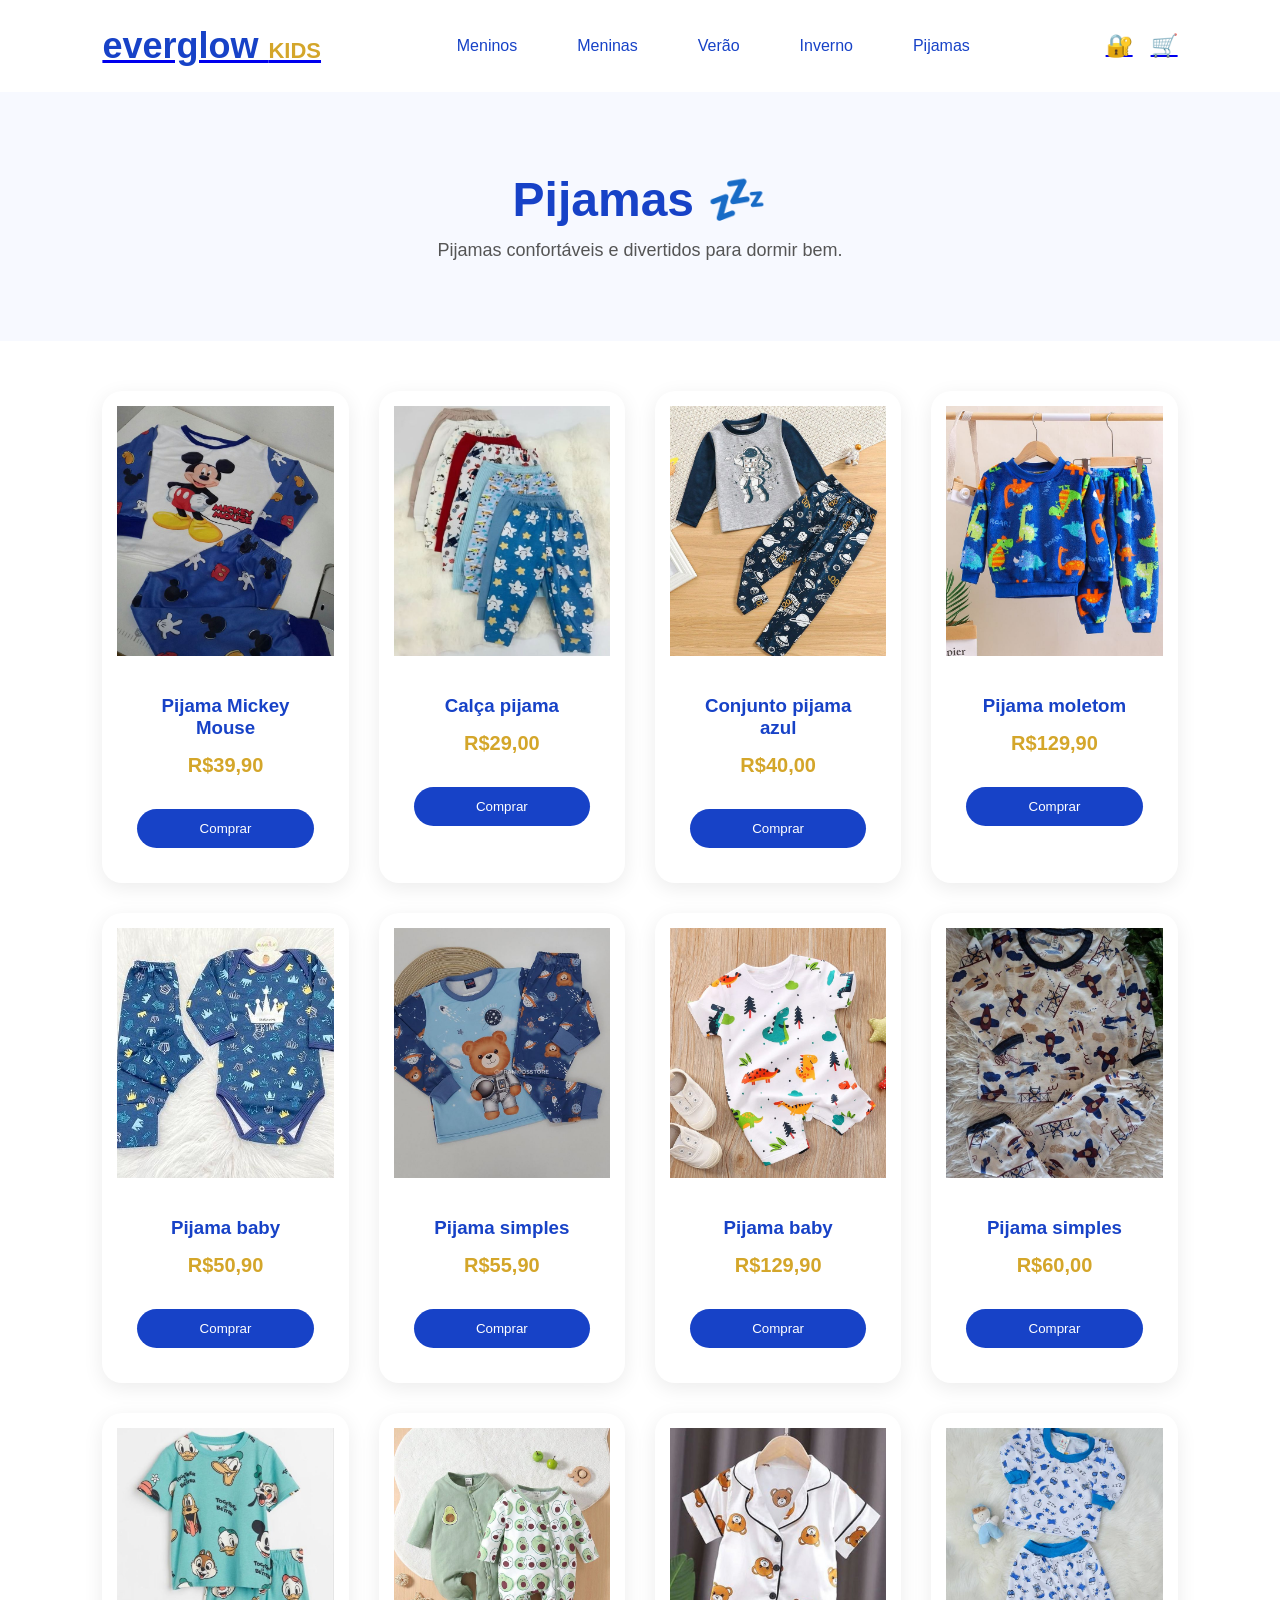
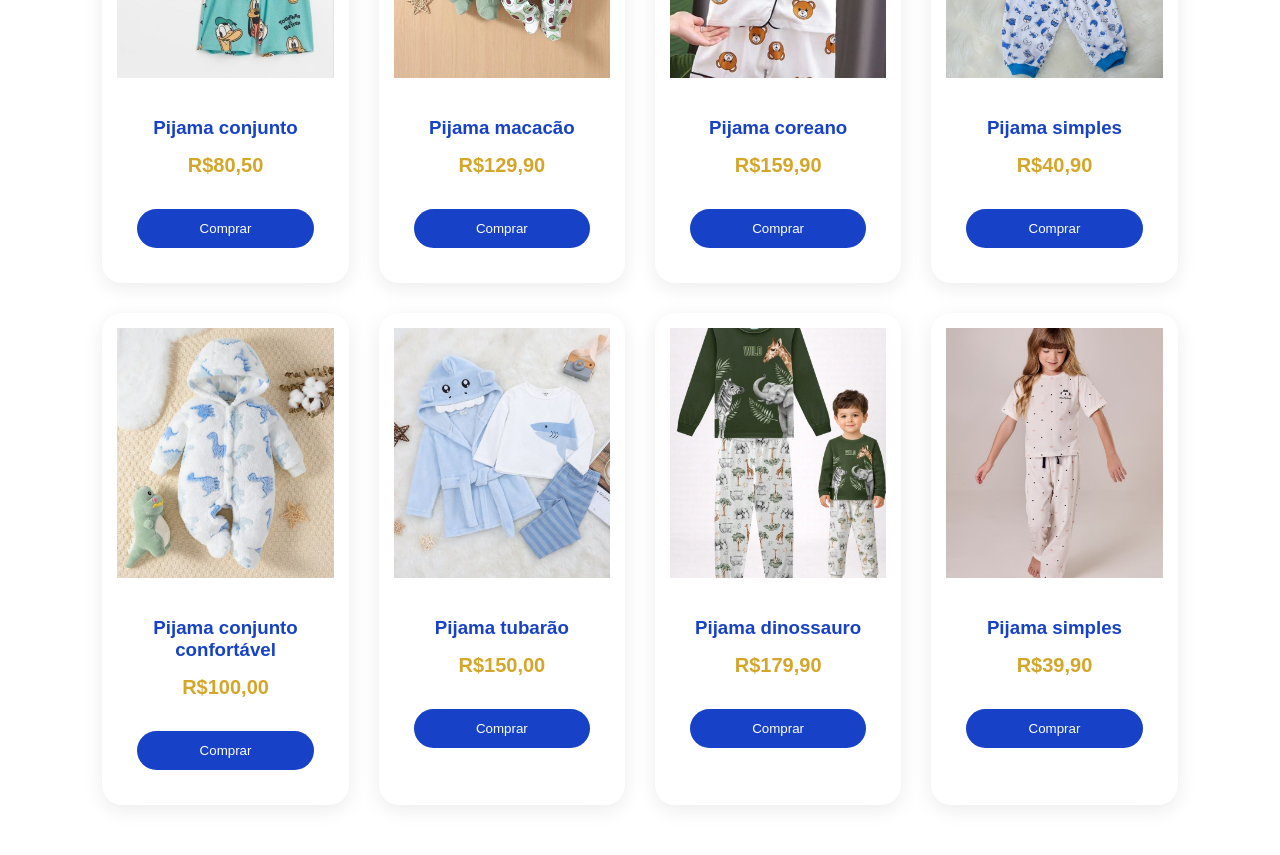
<file: pijamas.html>
<!DOCTYPE html>
<html lang="pt-br">
<head>
  <meta charset="UTF-8">
  <title>Pijamas | Everglow Kids</title>
  <link rel="stylesheet" href="estilo.css">
</head>
<body>

<header>
  <nav class="navbar">
    <div class="logo"><a href="index.html"><h1>everglow <span>kids</span></h1></a></div>
    <ul class="menu">
      <li><a href="meninos.html">Meninos</a></li>
      <li><a href="meninas.html">Meninas</a></li>
      <li><a href="verão.html">Verão</a></li>
      <li><a href="inverno.html">Inverno</a></li>
      <li><a href="pijamas.html">Pijamas</a></li>
    </ul>
    <div class="icons">

  <a href="login.html">🔐</a>

  <a href="carrinho.html">🛒</a>

</div>
</header>

<header class="topo-interno">
  <h1>Pijamas 💤</h1>
  <p>Pijamas confortáveis e divertidos para dormir bem.</p>
</header>

<section class="products">
  <div class="product-grid">

    <div class="product-card">
      <img src="Pijama 1.jfif" alt="Pijama Infantil">
      <h3>Pijama Mickey Mouse</h3>
      <p class="price">R$39,90</p>
      <button>Comprar</button>
    </div>

    <div class="product-card">
      <img src="Pijama 2.jfif" alt="Pijama Infantil">
      <h3>Calça pijama</h3>
      <p class="price">R$29,00</p>
      <button>Comprar</button>
    </div>
     <div class="product-card">
      <img src="Pijama 3.jfif" alt="Conjunto Casual">
      <h3>Conjunto pijama azul</h3>
      <p class="price">R$40,00</p>
      <button>Comprar</button>
    </div>

     <div class="product-card">
      <img src="Pijama 4.jfif" alt="Conjunto Casual">
      <h3>Pijama moletom</h3>
      <p class="price">R$129,90</p>
      <button>Comprar</button>
    </div>

     <div class="product-card">
      <img src="pijama5.jfif" alt="Conjunto Casual">
      <h3>Pijama baby</h3>
      <p class="price">R$50,90</p>
      <button>Comprar</button>
    </div>

     <div class="product-card">
      <img src="Pijama 6.jfif" alt="Conjunto Casual">
      <h3>Pijama simples</h3>
      <p class="price">R$55,90</p>
      <button>Comprar</button>
    </div>

     <div class="product-card">
      <img src="pijama8.jfif" alt="Conjunto Casual">
      <h3>Pijama baby </h3>
      <p class="price">R$129,90</p>
      <button>Comprar</button>
    </div>

     <div class="product-card">
      <img src="Pijama9.jfif" alt="Conjunto Casual">
      <h3>Pijama simples</h3>
      <p class="price">R$60,00</p>
      <button>Comprar</button>
    </div>

     <div class="product-card">
      <img src="pijama10.jfif" alt="Conjunto Casual">
      <h3>Pijama conjunto</h3>
      <p class="price">R$80,50</p>
      <button>Comprar</button>
    </div>

     <div class="product-card">
      <img src="Pijama 12.jfif" alt="Conjunto Casual">
      <h3>Pijama macacão</h3>
      <p class="price">R$129,90</p>
      <button>Comprar</button>
    </div>

     <div class="product-card">
      <img src="pijama11 (1).jfif" alt="Conjunto Casual">
      <h3>Pijama coreano</h3>
      <p class="price">R$159,90</p>
      <button>Comprar</button>
    </div>

     <div class="product-card">
      <img src="Pijama 13.jfif" alt="Conjunto Casual">
      <h3>Pijama simples</h3>
      <p class="price">R$40,90</p>
      <button>Comprar</button>
    </div>

     <div class="product-card">
      <img src="Pijama 14.jfif" alt="Conjunto Casual">
      <h3>Pijama conjunto confortável</h3>
      <p class="price">R$100,00</p>
      <button>Comprar</button>
    </div>

     <div class="product-card">
      <img src="pijama 15.jfif" alt="Conjunto Casual">
      <h3>Pijama tubarão</h3>
      <p class="price">R$150,00</p>
      <button>Comprar</button>
    </div>

     <div class="product-card">
      <img src="pijama 16.jfif" alt="Conjunto Casual">
      <h3>Pijama dinossauro</h3>
      <p class="price">R$179,90</p>
      <button>Comprar</button>
    </div>

     <div class="product-card">
      <img src="menina pijama.png" alt="Conjunto Casual">
      <h3>Pijama simples</h3>
      <p class="price">R$39,90</p>
      <button>Comprar</button>
    </div>


  </div>
</section>

<script src="script.js"></script>

</body>
</html>
</file>
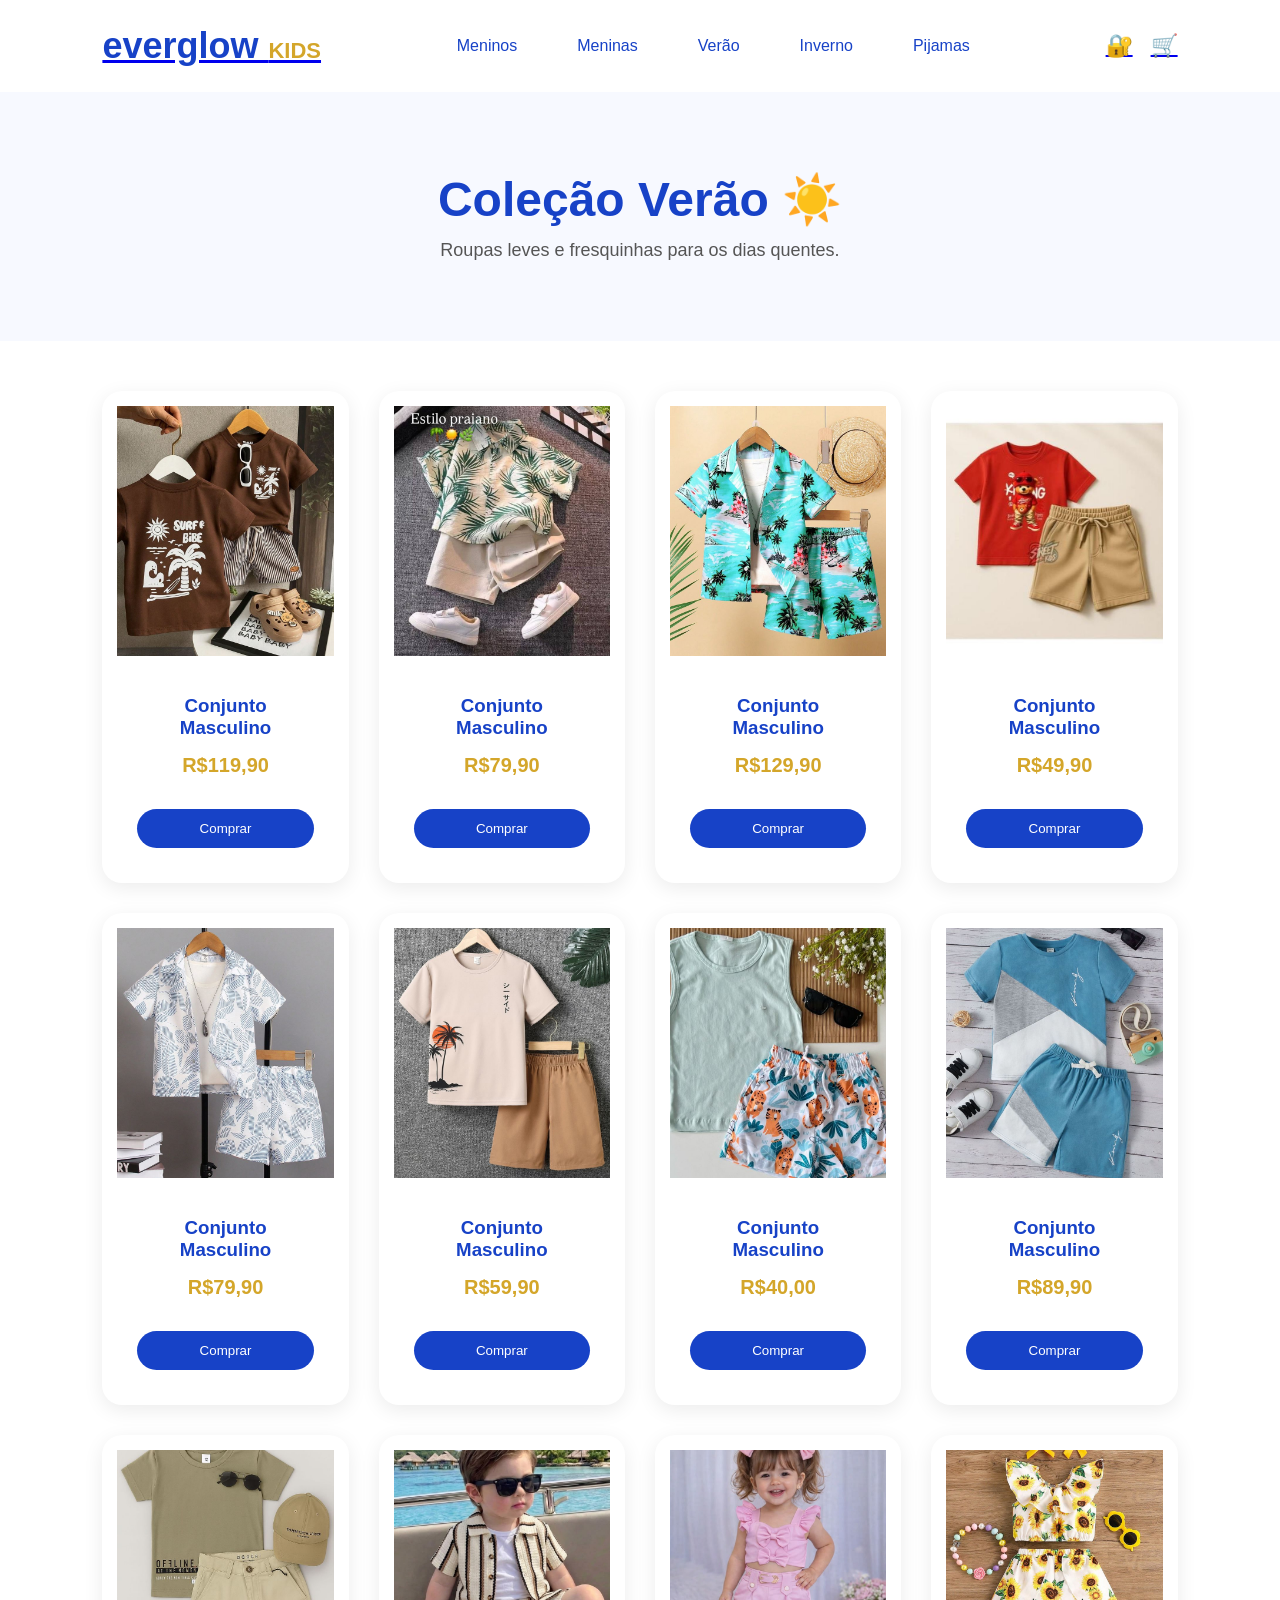
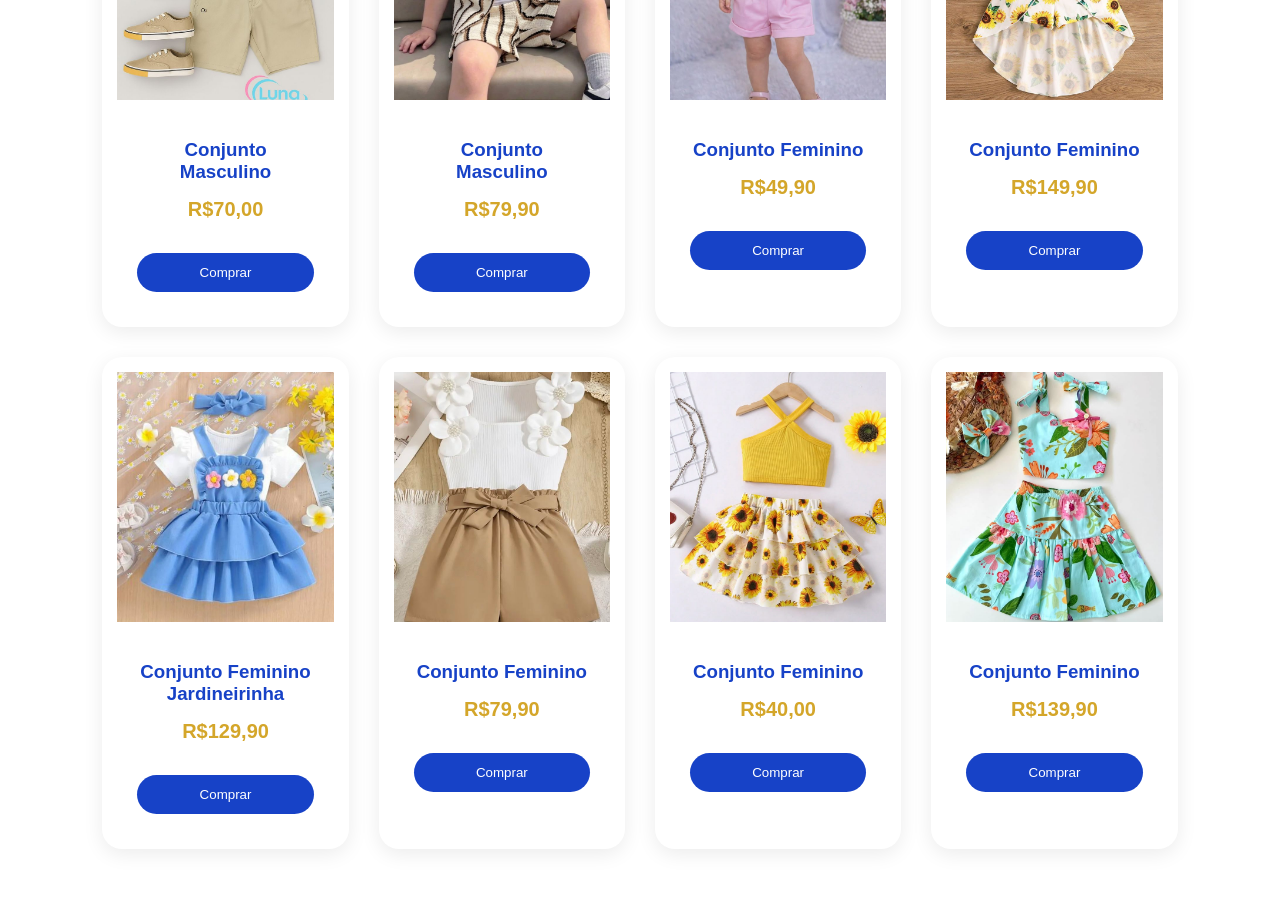
<file: verão.html>
<!DOCTYPE html>
<html lang="pt-br">
<head>
  <meta charset="UTF-8">
  <title>Verão | Everglow Kids</title>
  <link rel="stylesheet" href="estilo.css">
</head>
<body>

<header>
  <nav class="navbar">
    <div class="logo"><a href="index.html"><h1>everglow <span>kids</span></h1></a></div>
    <ul class="menu">
      <li><a href="meninos.html">Meninos</a></li>
      <li><a href="meninas.html">Meninas</a></li>
      <li><a href="verão.html">Verão</a></li>
      <li><a href="inverno.html">Inverno</a></li>
      <li><a href="pijamas.html">Pijamas</a></li>
    </ul>
    <div class="icons">

  <a href="login.html">🔐</a>

  <a href="carrinho.html">🛒</a>

</div> </nav>
</header>

<header class="topo-interno">
  <h1>Coleção Verão ☀️</h1>
  <p>Roupas leves e fresquinhas para os dias quentes.</p>
</header>

<section class="products">
  <div class="product-grid">

    <div class="product-card">
      <img src="verão 1.jfif" alt="Conjunto Verão">
      <h3>Conjunto Masculino</h3>
      <p class="price">R$119,90</p>
      <button onclick="adicionarCarrinho(
'Conjunto Masculino',
119.90,
'verão 1.jfif'
)">
Comprar
</button>
    </div>

    <div class="product-card">
      <img src="verão 2.jfif" alt="Camiseta Verão">
      <h3>Conjunto Masculino</h3>
      <p class="price">R$79,90</p>
      <button onclick="adicionarCarrinho(
'Conjunto Masculino',
79.90,
'verão 2.jfif'
)">
Comprar
</button>
    </div>

     <div class="product-card">
      <img src="verão 3.jfif" alt="Conjunto Casual">
      <h3>Conjunto Masculino</h3>
      <p class="price">R$129,90</p>
      <button onclick="adicionarCarrinho(
'Conjunto Masculino',
129.90,
'verão 3.jfif'
)">
Comprar
</button>
    </div>

     <div class="product-card">
      <img src="verão 4.jfif" alt="Conjunto Casual">
      <h3>Conjunto Masculino</h3>
      <p class="price">R$49,90</p>
      <button onclick="adicionarCarrinho(
'Conjunto Masculino',
49.90,
'verão 4.jfif'
)">
Comprar
</button>
    </div>

     <div class="product-card">
      <img src="verão 5.jfif" alt="Conjunto Casual">
      <h3>Conjunto Masculino</h3>
      <p class="price">R$79,90</p>
      <button onclick="adicionarCarrinho(
'Conjunto Masculino',
79.90,
'verão 5.jfif'
)">
Comprar
</button>
    </div>

     <div class="product-card">
      <img src="verão 6.jfif" alt="Conjunto Casual">
      <h3>Conjunto Masculino</h3>
      <p class="price">R$59,90</p>
      <button onclick="adicionarCarrinho(
'Conjunto Masculino',
59.90,
'verão 6.jfif'
)">
Comprar
</button>
    </div>

     <div class="product-card">
      <img src="verão 7.jfif" alt="Conjunto Casual">
      <h3>Conjunto Masculino</h3>
      <p class="price">R$40,00</p>
      <button onclick="adicionarCarrinho(
'Conjunto Masculino',
40.00,
'verão 7.jfif'
)">
Comprar
</button>
    </div>

     <div class="product-card">
      <img src="verão 8.jfif" alt="Conjunto Casual">
      <h3>Conjunto Masculino</h3>
      <p class="price">R$89,90</p>
      <button onclick="adicionarCarrinho(
'Conjunto Masculino',
89.90,
'verão 8.jfif'
)">
Comprar
</button>
    </div>

     <div class="product-card">
      <img src="verão 9.jfif" alt="Conjunto Casual">
      <h3>Conjunto Masculino</h3>
      <p class="price">R$70,00</p>
      <button onclick="adicionarCarrinho(
'Conjunto Masculino',
70.00,
'verão 9.jfif'
)">
Comprar
</button>
    </div>

     <div class="product-card">
      <img src="verão 10.jfif" alt="Conjunto Casual">
      <h3>Conjunto Masculino</h3>
      <p class="price">R$79,90</p>
      <button onclick="adicionarCarrinho(
'Conjunto Masculino',
79.90,
'verão 10.jfif'
)">
Comprar
</button>
    </div>

     <div class="product-card">
      <img src="verão 11.jfif" alt="Conjunto Casual">
      <h3>Conjunto Feminino</h3>
      <p class="price">R$49,90</p>
      <button onclick="adicionarCarrinho(
'Conjunto Feminino',
49.90,
'verão 11.jfif'
)">
Comprar
</button>
    </div>

     <div class="product-card">
      <img src="verão 12.jfif" alt="Conjunto Casual">
      <h3>Conjunto Feminino</h3>
      <p class="price">R$149,90</p>
      <button onclick="adicionarCarrinho(
'Conjunto Feminino',
149.90,
'verão 12.jfif'
)">
Comprar
</button>
    </div>

     <div class="product-card">
      <img src="verão 13.jfif" alt="Conjunto Casual">
      <h3>Conjunto Feminino Jardineirinha</h3>
      <p class="price">R$129,90</p>
      <button onclick="adicionarCarrinho(
'Conjunto Feminino Jardineirinha',
129.90,
'verão 13.jfif'
)">
Comprar
</button>
    </div>

     <div class="product-card">
      <img src="verão 14.jfif" alt="Conjunto Casual">
      <h3>Conjunto Feminino</h3>
      <p class="price">R$79,90</p>
      <button onclick="adicionarCarrinho(
'Conjunto Feminino',
79.90,
'verão 14.jfif'
)">
Comprar
</button>
    </div>

     <div class="product-card">
      <img src="verão 15.jfif" alt="Conjunto Casual">
      <h3>Conjunto Feminino</h3>
      <p class="price">R$40,00</p>
      <button onclick="adicionarCarrinho(
'Conjunto Feminino',
40.00,
'verão 15.jfif'
)">
Comprar
</button>
    </div>

     <div class="product-card">
      <img src="verão 16.jfif" alt="Conjunto Casual">
      <h3>Conjunto Feminino</h3>
      <p class="price">R$139,90</p>
      <button onclick="adicionarCarrinho(
'Conjunto Feminino',
139.90,
'verão 16.jfif'
)">
Comprar
</button>
    </div>


  </div>
</section>

<script src="script.js"></script>

</body>
</html>
</file>
<file: estilo.css>
*{
  margin: 0;
  padding: 0;
  box-sizing: border-box;
}

body{
  font-family: 'Poppins', sans-serif;
  background: #ffffff;
  color: #1f1f1f;
}

/* TOPO */

.topbar{
  background: #1742c7;
  color: white;
  text-align: center;
  padding: 12px;
  font-size: 14px;
}

/* NAVBAR */
.navbar{
  display: flex;
  justify-content: space-between;
  align-items: center;
  padding: 25px 8%;
  background: white;
}

.logo h1{
  color: #1742c7;
  font-size: 36px;
}

.logo span{
  color: #d4a62a;
  text-transform: uppercase;
  font-size: 22px;
}

.menu{
  display: flex;
  gap: 30px;
  list-style: none;
}

.menu li a{
  text-decoration: none;
  color: #1742c7;
  font-weight: 500;
  padding: 8px 15px; /* adiciona “espaço” para parecer botão */
  border-radius: 8px;
  transition: 0.3s;
}

.menu li a:hover{
  background: #d4a62a;
  color: white;
}

.icons{
  display: flex;
  gap: 18px;
  font-size: 22px;
  cursor: pointer;
}

/* HERO */

.hero{
  display: flex;
  align-items: center;
  justify-content: space-between;
  padding: 70px 8%;
  background: #f7f9ff;
  gap: 50px;
}

.hero-text{
  width: 50%;
}

.hero-text h2{
  font-size: 58px;
  color: #1742c7;
  line-height: 1.1;
  margin-bottom: 20px;
}

.hero-text p{
  font-size: 18px;
  color: #555;
  margin-bottom: 30px;
}

.hero-text button{
  padding: 15px 35px;
  border: none;
  border-radius: 40px;
  background: #1742c7;
  color: white;
  font-size: 16px;
  cursor: pointer;
  transition: 0.3s;
}

.hero-text button:hover{
  background: #d4a62a;
}

.hero-image{
  width: 50%;
}
.hero-image video{
  width: 100%;
  height: 500px;
  border-radius: 30px;
  object-fit: cover;
}

/* CATEGORIAS */

.categories {
  display: flex;
  justify-content: center;
  gap: 35px; /* aumenta o espaçamento entre os círculos */
  padding: 50px 5%;
  flex-wrap: wrap;
}

.category-card {
  text-align: center;
  text-decoration: none;
  color: #1742c7;
  font-weight: 600;
  transition: transform 0.3s;
}

.category-card:hover {
  transform: translateY(-10px); /* leve aumento no hover */
}

.category-card .circle {
  width: 160px;      /* aumentou de 120px para 160px */
  height: 160px;     /* aumentou de 120px para 160px */
  border-radius: 50%;
  overflow: hidden;
  margin: 0 auto 10px;
  background: #f5f5f5;
  display: flex;
  align-items: center;
  justify-content: center;
  transition: transform 0.3s, box-shadow 0.3s;
}

.category-card .circle img{
  width: 100%;
  height: 100%;
  object-fit: cover;
  object-position: center;
}

.category-card:hover .circle {
  transform: scale(1.1);
  box-shadow: 0 10px 25px rgba(0,0,0,0.15);
}

.category-card p {
  margin-top: 10px; /* aumenta um pouco a distância do texto */
  font-size: 16px;  /* texto maior para combinar com o círculo maior */
  color: #1742c7;
}


/* PRODUTOS */

.products{
  padding: 30px 8% 80px;
}

.section-title{
  text-align: center;
  margin-bottom: 50px;
}

.section-title h2{
  color: #1742c7;
  font-size: 42px;
}

.product-grid{
  display: grid;
  grid-template-columns: repeat(4,1fr);
  gap: 30px;
}

.product-card{
  background: white;
  border-radius: 25px;
  overflow: hidden;
  box-shadow: 0 5px 20px rgba(0,0,0,0.08);
  transition: 0.3s;
}

.product-card:hover{
  transform: translateY(-10px);
}

.product-card img{
  width: 100%;
  height: 300px;
  object-fit: cover;
}

.product-card h3{
  padding: 20px 20px 10px;
  color: #1742c7;
}

.price{
  padding: 0 20px;
  color: #d4a62a;
  font-size: 22px;
  font-weight: bold;
}

.product-card button{
  margin: 20px;
  width: calc(100% - 40px);
  padding: 14px;
  border: none;
  border-radius: 30px;
  background: #1742c7;
  color: white;
  cursor: pointer;
  transition: 0.3s;
}

.product-card button:hover{
  background: #d4a62a;
}

/* BANNERS */

.banner{
  display: grid;
  grid-template-columns: repeat(3,1fr);
  gap: 20px;
  padding: 0 8% 80px;
}

.banner-card{
  background: #1742c7;
  color: white;
  padding: 40px;
  border-radius: 25px;
  text-align: center;
  font-size: 24px;
  font-weight: 600;
}

.banner-card.white{
  background: white;
  color: #1742c7;
  border: 2px solid #1742c7;
}

/* NEWSLETTER */

.newsletter{
  background: #f7f9ff;
  padding: 80px 8%;
  text-align: center;
}

.newsletter h2{
  color: #1742c7;
  font-size: 40px;
  margin-bottom: 15px;
}

.newsletter p{
  color: #666;
  margin-bottom: 30px;
}

.newsletter-box{
  display: flex;
  justify-content: center;
  gap: 15px;
}

.newsletter-box input{
  width: 350px;
  padding: 15px;
  border-radius: 40px;
  border: 1px solid #ccc;
  outline: none;
}

.newsletter-box button{
  padding: 15px 35px;
  border: none;
  border-radius: 40px;
  background: #1742c7;
  color: white;
  cursor: pointer;
}

/* FOOTER */

footer{
  background: #1742c7;
  color: white;
  padding: 60px 8% 20px;
}

.footer-content{
  display: flex;
  justify-content: space-between;
  margin-bottom: 40px;
}

.footer-content h3{
  font-size: 32px;
  margin-bottom: 10px;
}

.footer-content h4{
  margin-bottom: 15px;
}

.footer-content p{
  margin-bottom: 8px;
  color: #e4e4e4;
}

.copy{
  text-align: center;
  border-top: 1px solid rgba(255,255,255,0.2);
  padding-top: 20px;
  font-size: 14px;
}

/* RESPONSIVO */

@media(max-width: 1000px){

  .hero{
    flex-direction: column;
  }

  .hero-text,
  .hero-image{
    width: 100%;
  }

  .categories,
  .product-grid,
  .banner{
    grid-template-columns: repeat(2,1fr);
  }

  .footer-content{
    flex-direction: column;
    gap: 30px;
  }
}

@media(max-width: 700px){

  .menu{
    display: none;
  }

  .hero-text h2{
    font-size: 42px;
  }

  .categories,
  .product-grid,
  .banner{
    grid-template-columns: 1fr;
  }

  .newsletter-box{
    flex-direction: column;
    align-items: center;
  }

  .newsletter-box input{
    width: 100%;
  }
}

/* TOPO INTERNO */
.topo-interno{
  background: #f7f9ff;
  padding: 80px 8%;
  text-align: center;
}

.topo-interno h1{
  font-size: 48px;
  color: #1742c7;
  margin-bottom: 12px;
}

.topo-interno p{
  font-size: 18px;
  color: #555;
}

/* GRID DE PRODUTOS */
.products{
  padding: 50px 8%;
}

.product-grid{
  display: grid;
  grid-template-columns: repeat(auto-fit, minmax(220px, 1fr));
  gap: 30px;
}

/* CARD DE PRODUTO */
.product-card{
  background: white;
  border-radius: 20px;
  text-align: center;
  padding: 15px;
  box-shadow: 0 5px 20px rgba(0,0,0,0.08);
  transition: transform 0.3s, box-shadow 0.3s;
}

.product-card:hover{
  transform: translateY(-10px);
  box-shadow: 0 10px 25px rgba(0,0,0,0.15);
}

.product-card .product-img{
  overflow: hidden;
  border-radius: 15px;
}

.product-card img{
  width: 100%;
  height: 250px;
  object-fit: cover;
  transition: transform 0.3s;
}

.product-card:hover img{
  transform: scale(1.05);
}

.product-card h3{
  margin: 15px 0 5px;
  color: #1742c7;
}

.product-card .price{
  color: #d4a62a;
  font-weight: bold;
  font-size: 20px;
  margin-bottom: 12px;
}

.product-card button{
  padding: 12px 25px;
  background: #1742c7;
  color: white;
  border: none;
  border-radius: 30px;
  cursor: pointer;
  transition: background 0.3s;
}

.product-card button:hover{
  background: #d4a62a;
}

/* RESPONSIVO */
@media(max-width: 900px){
  .product-card img{
    height: 200px;
  }
}

@media(max-width: 600px){
  .product-card img{
    height: 180px;
  }
  .topo-interno h1{
    font-size: 36px;
  }
  .topo-interno p{
    font-size: 16px;
  }
}

/* HERO MENINOS */

.hero-meninos{
  display: flex;
  align-items: center;
  justify-content: space-between;
  padding: 70px 8%;
  background: #f7f9ff;
  gap: 50px;
}

/* TEXTO */

.hero-meninos-text{
  width: 50%;
}

.hero-meninos-text h1{
  font-size: 65px;
  color: #1742c7;
  line-height: 1.1;
  margin-bottom: 20px;
}

.hero-meninos-text p{
  font-size: 20px;
  color: #555;
  margin-bottom: 30px;
}

/* BOTÃO */

.hero-meninos-text button{
  padding: 15px 35px;
  border: none;
  border-radius: 40px;
  background: #1742c7;
  color: white;
  font-size: 16px;
  cursor: pointer;
  transition: 0.3s;
}

.hero-meninos-text button:hover{
  background: #d4a62a;
}

/* VÍDEO */

.hero-meninos-video{
  width: 50%;
  overflow: hidden;
  border-radius: 30px;
}

.hero-meninos-video video{
  width: 100%;
  height: 500px;
  object-fit: cover;
  border-radius: 30px;
}

/* HERO MENINAS */

.hero-meninas{
  display: flex;
  align-items: center;
  justify-content: space-between;
  padding: 70px 8%;
  background: #f7f9ff;
  gap: 50px;
}

/* TEXTO */

.hero-meninas-text{
  width: 50%;
}

.hero-meninas-text h1{
  font-size: 65px;
  color: #1742c7;
  line-height: 1.1;
  margin-bottom: 20px;
}

.hero-meninas-text p{
  font-size: 20px;
  color: #555;
  margin-bottom: 30px;
}

/* BOTÃO */

.hero-meninas-text button{
  padding: 15px 35px;
  border: none;
  border-radius: 40px;
  background: #1742c7;
  color: white;
  font-size: 16px;
  cursor: pointer;
  transition: 0.3s;
}

.hero-meninas-text button:hover{
  background: #d4a62a;
}

/* VÍDEO */

.hero-meninas-video{
  width: 50%;
  overflow: hidden;
  border-radius: 30px;
}

.hero-meninas-video video{
  width: 100%;
  height: 500px;
  object-fit: cover;
  border-radius: 30px;
}

/* CARRINHO */

.carrinho{
  padding: 60px 8%;
}

.carrinho h1{
  color: #1742c7;
  margin-bottom: 40px;
}

.item-carrinho{
  display: flex;
  align-items: center;
  gap: 20px;

  background: white;

  padding: 20px;

  border-radius: 20px;

  margin-bottom: 20px;

  box-shadow: 0 5px 15px rgba(0,0,0,0.08);
}

.item-carrinho img{
  width: 120px;
  height: 120px;
  object-fit: cover;
  border-radius: 15px;
}

#total{
  margin-top: 30px;
  color: #d4a62a;
}

.info-carrinho button{

  margin-top: 10px;

  padding: 10px 18px;

  border: none;

  border-radius: 20px;

  background: crimson;

  color: white;

  cursor: pointer;

  transition: 0.3s;
}

.info-carrinho button:hover{
  background: darkred;
}

.form-container{
    max-width: 550px;
    margin: 80px auto;
    padding: 60px;
    background: white;
    border-radius: 25px;
    box-shadow: 0 8px 25px rgba(0,0,0,0.08);
}

.form-container h1{
    text-align: center;
    color: #1742c7;
    font-size: 48px;
    margin-bottom: 35px;
}

.form-container input{
    width: 100%;
    padding: 18px;
    margin-bottom: 20px;
    border: 1px solid #ddd;
    border-radius: 12px;
    font-size: 18px;
}

.form-container button{
    width: 100%;
    padding: 18px;
    border: none;
    border-radius: 12px;
    background: #1742c7;
    color: white;
    font-size: 20px;
    cursor: pointer;
    transition: 0.3s;
}

.form-container button:hover{
    background: #d4a62a;
}

.form-container p{
    margin-top: 25px;
    text-align: center;
    font-size: 18px;
}

.form-container p a{
    color: #1742c7;
    font-weight: bold;
    text-decoration: none;
}

.form-container p a:hover{
    color: #d4a62a;
}

.search-box{
    margin: 0 20px;
}

.search-box input{
    width: 220px;
    padding: 10px 15px;
    border: 2px solid #1742c7;
    border-radius: 20px;
    outline: none;
    font-size: 14px;
}

.search-box input:focus{
    border-color: #d4a62a;
}
</file>
